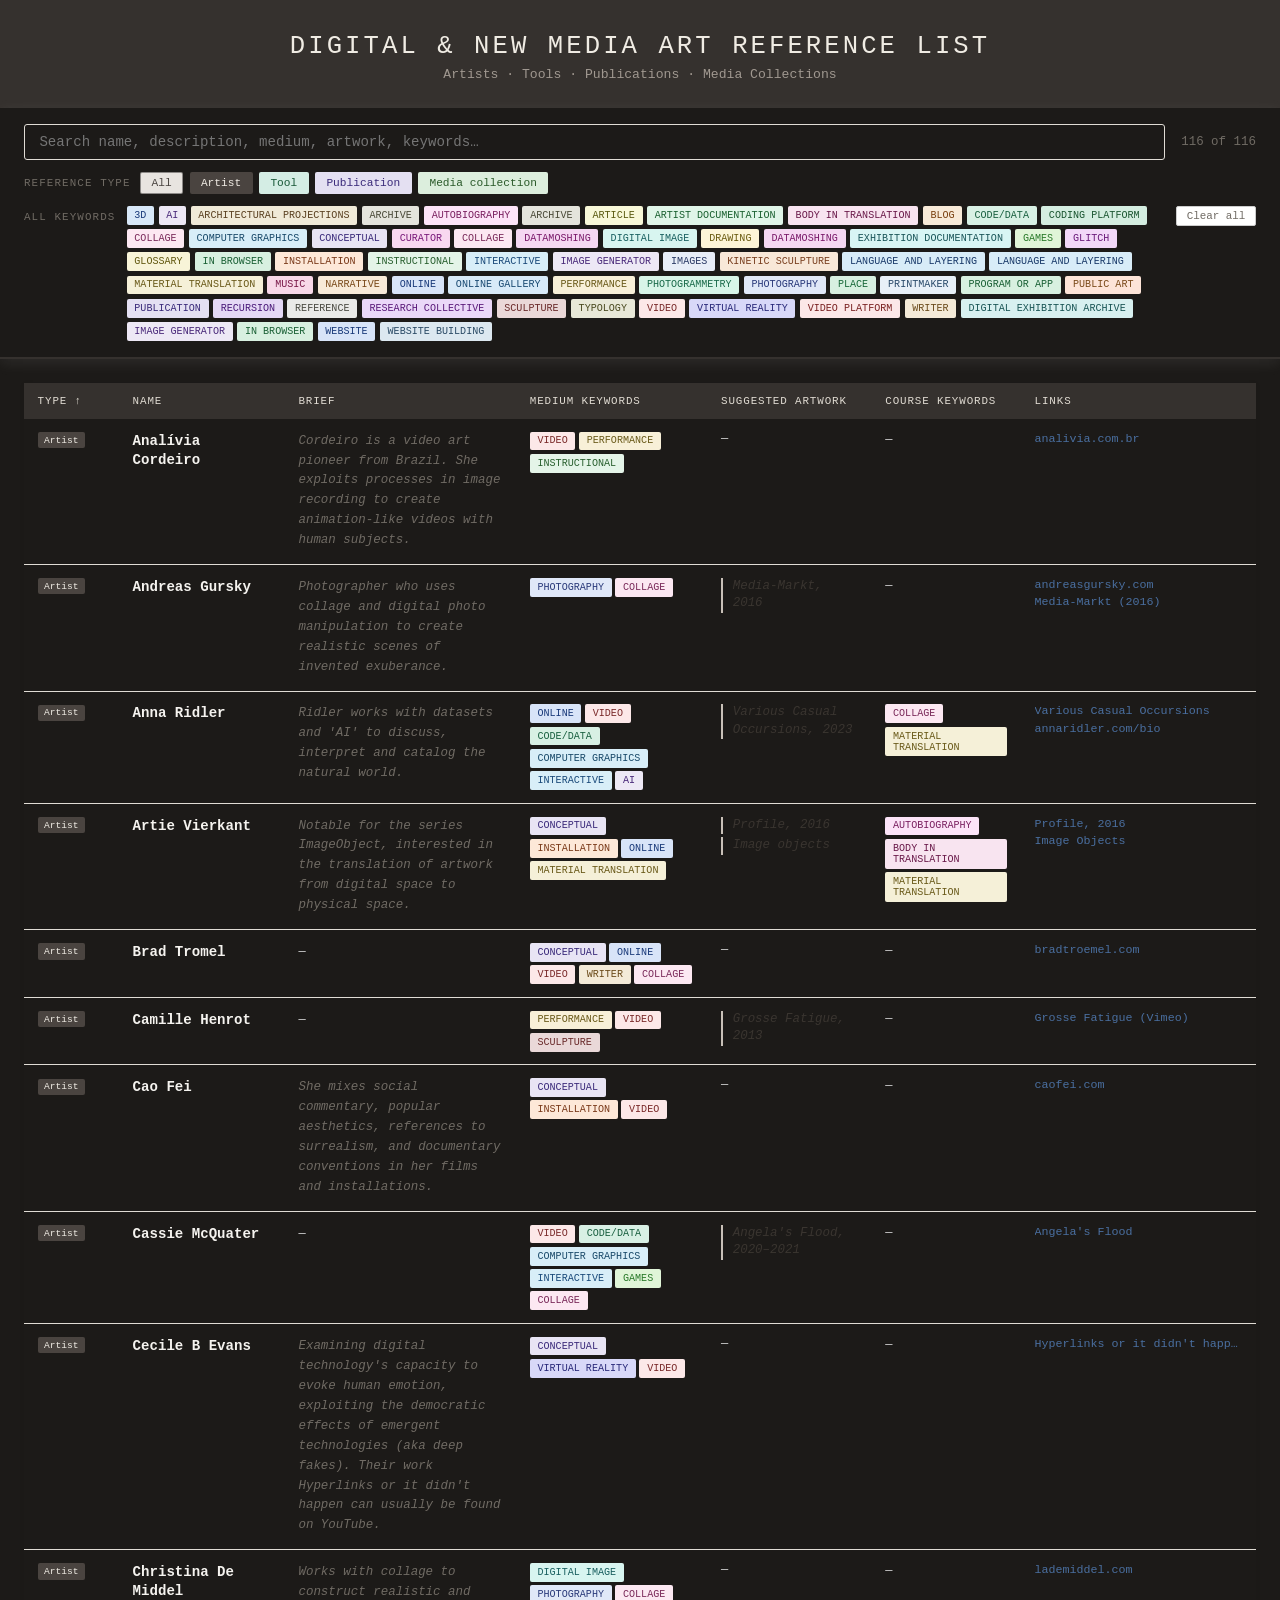
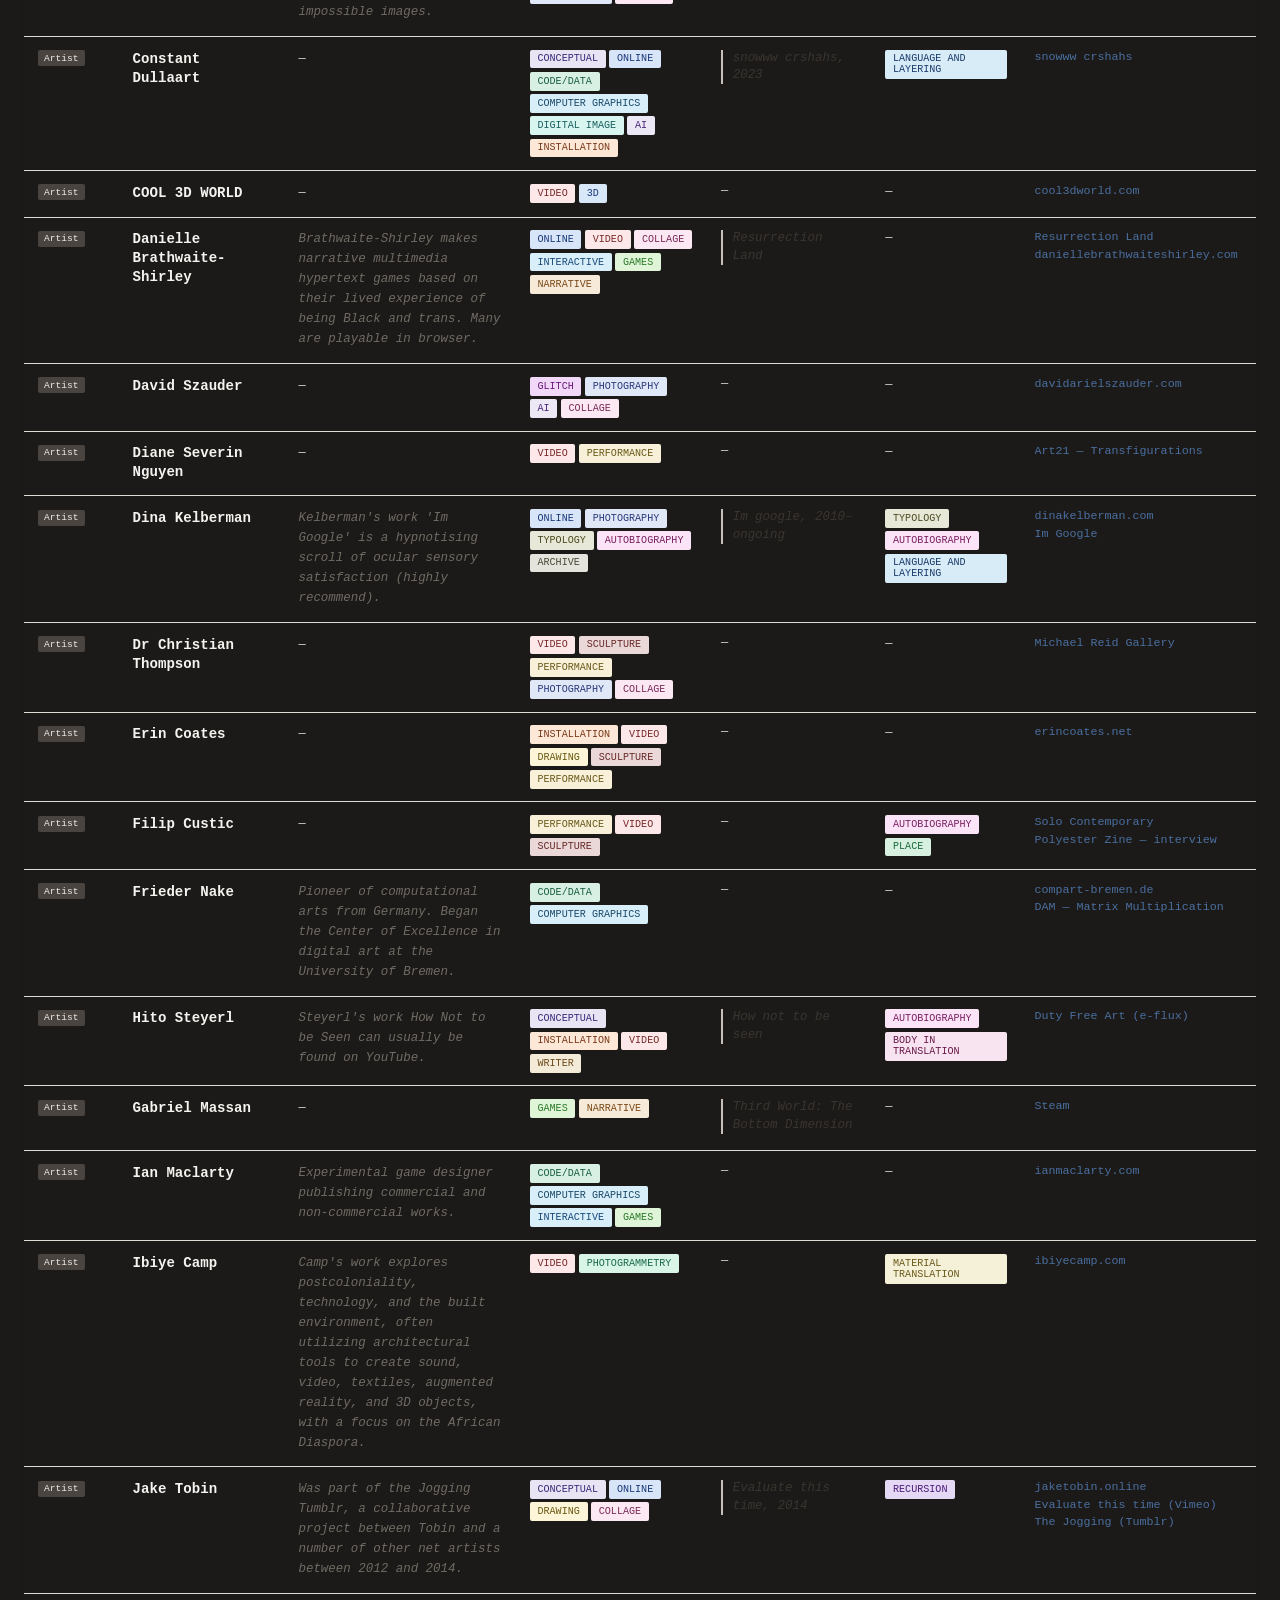
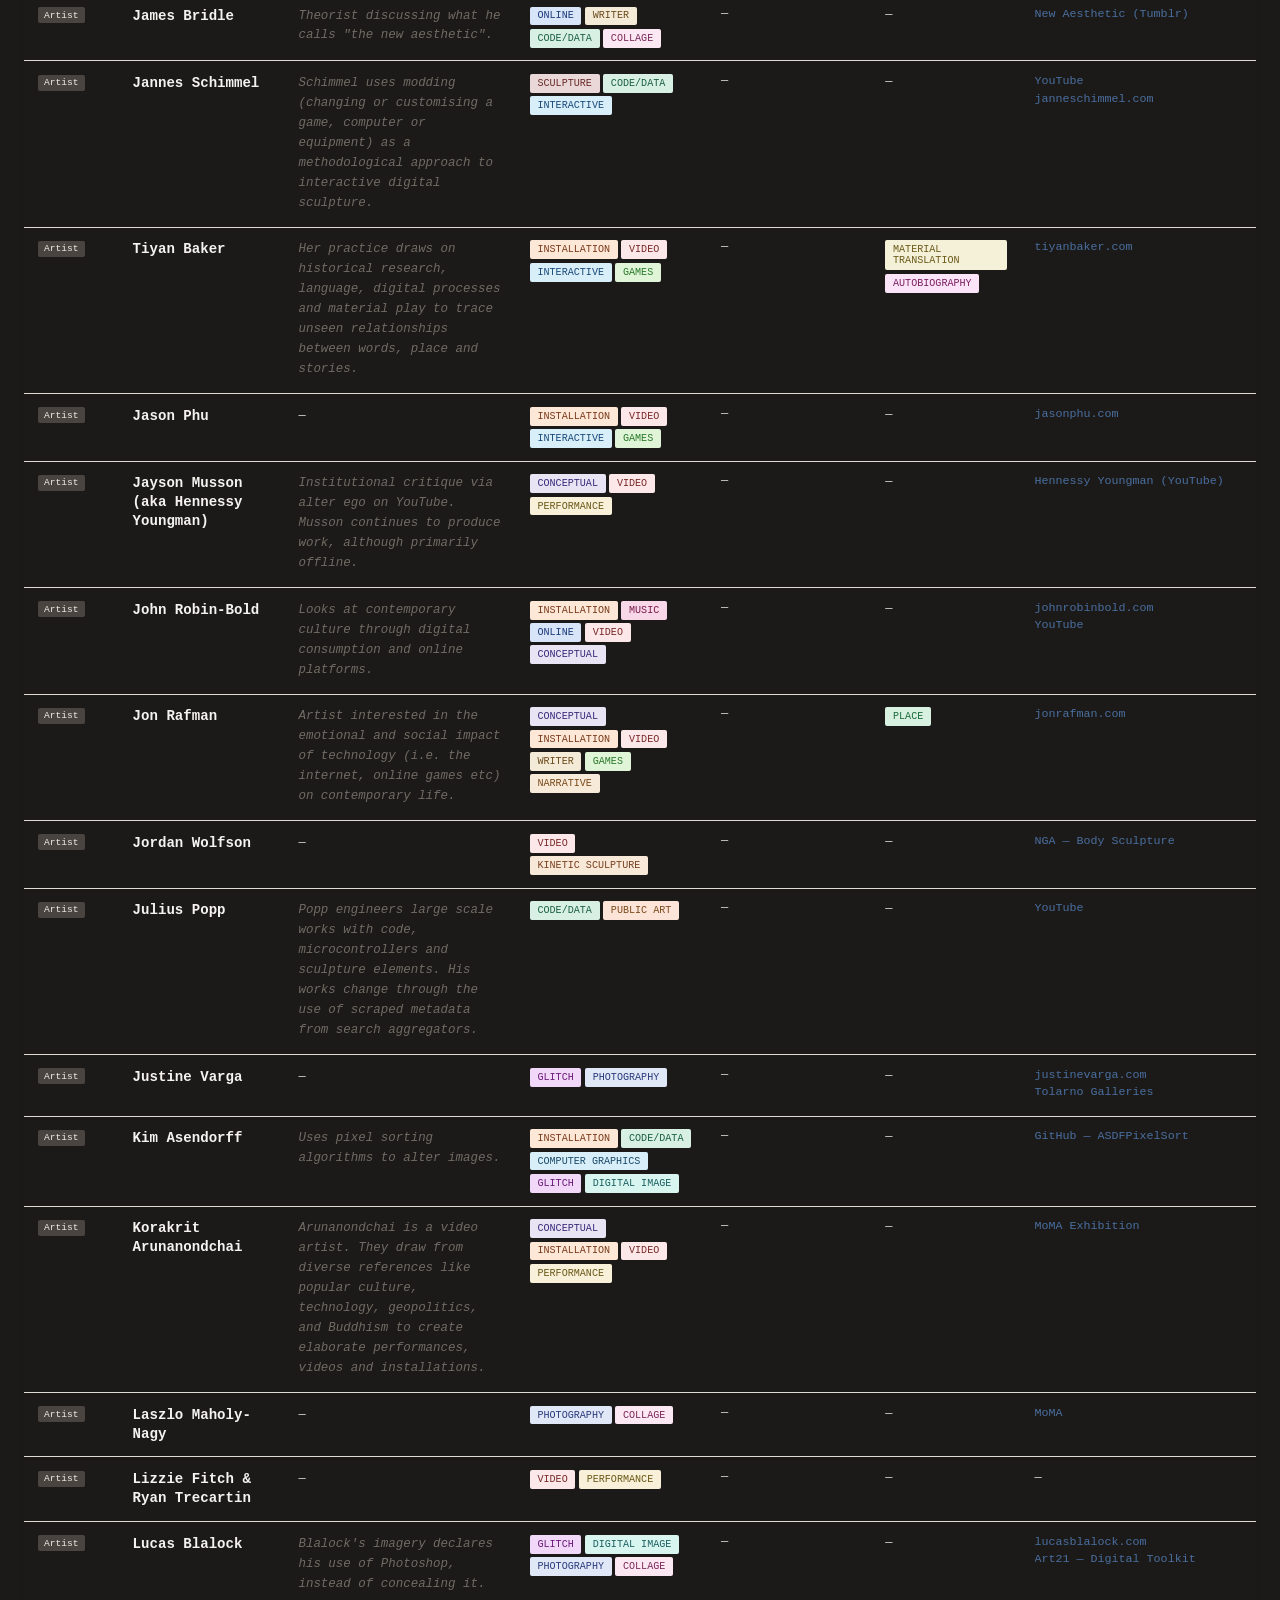
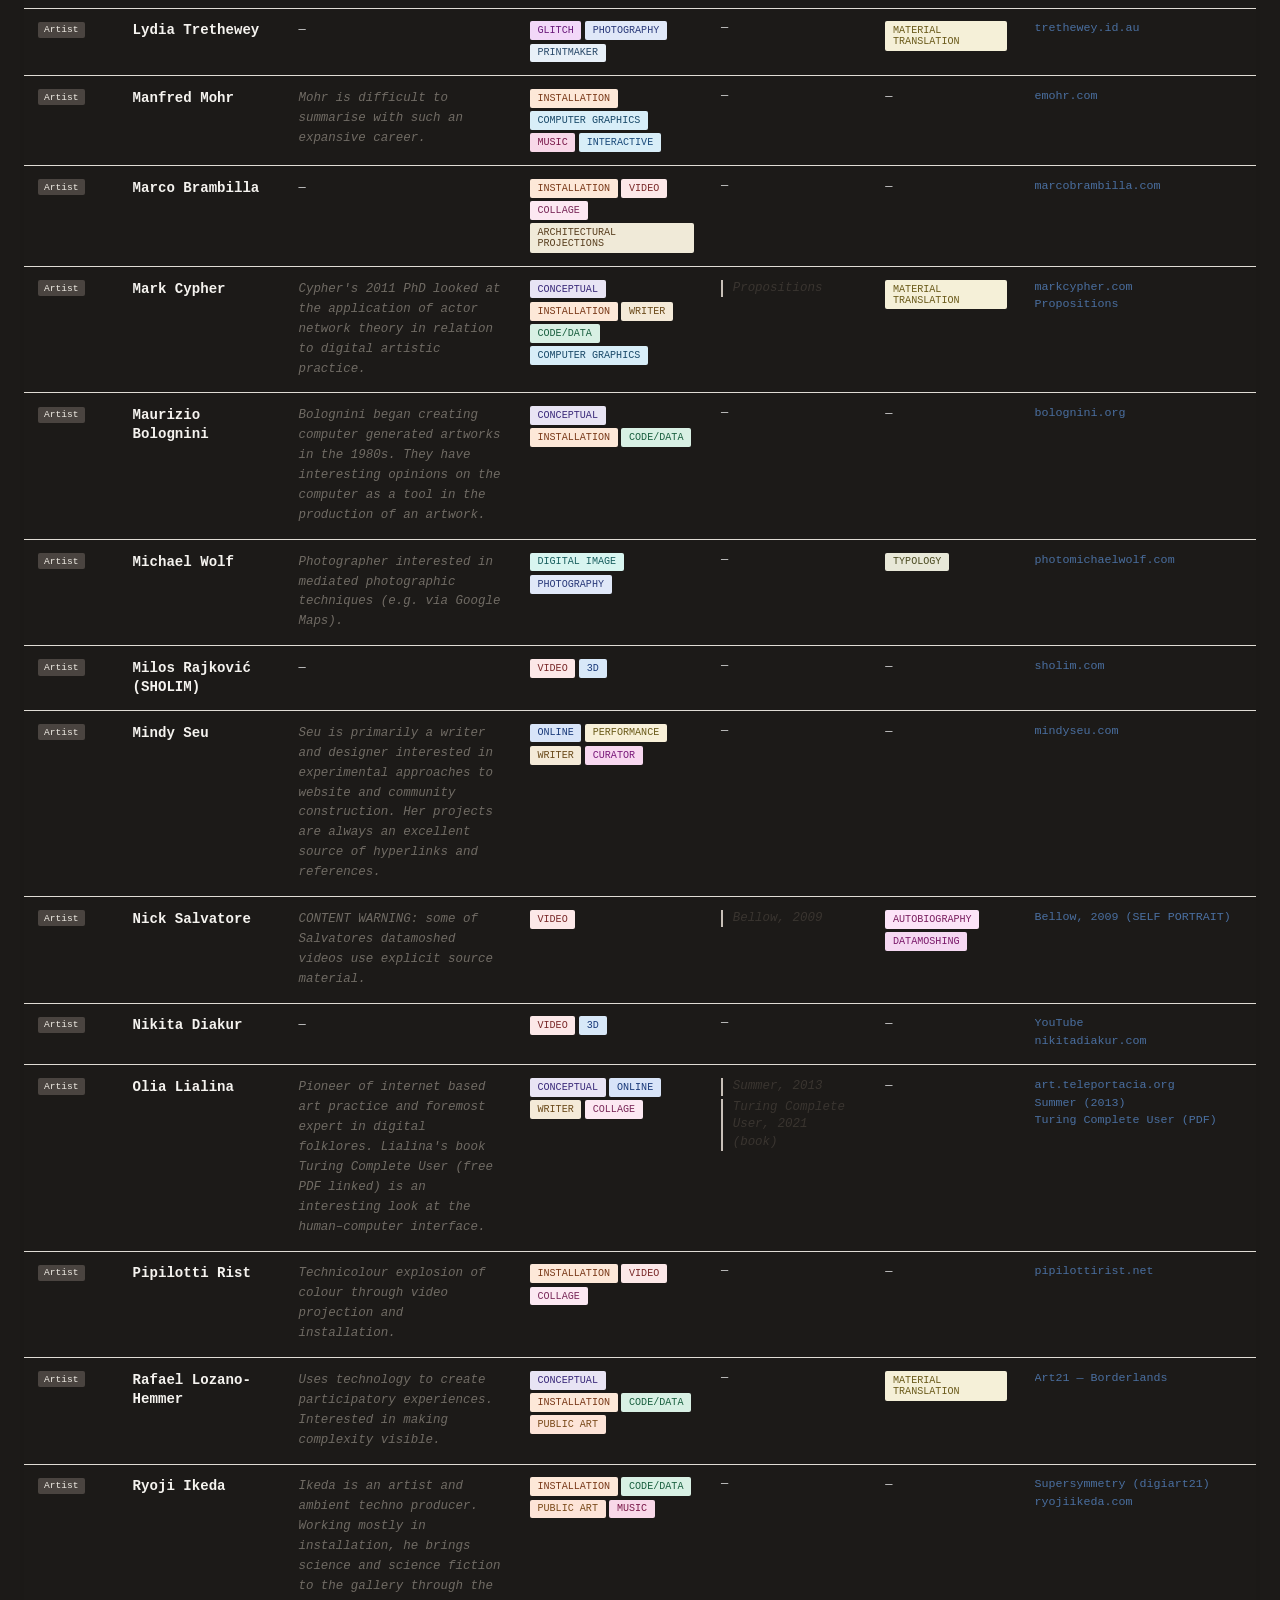
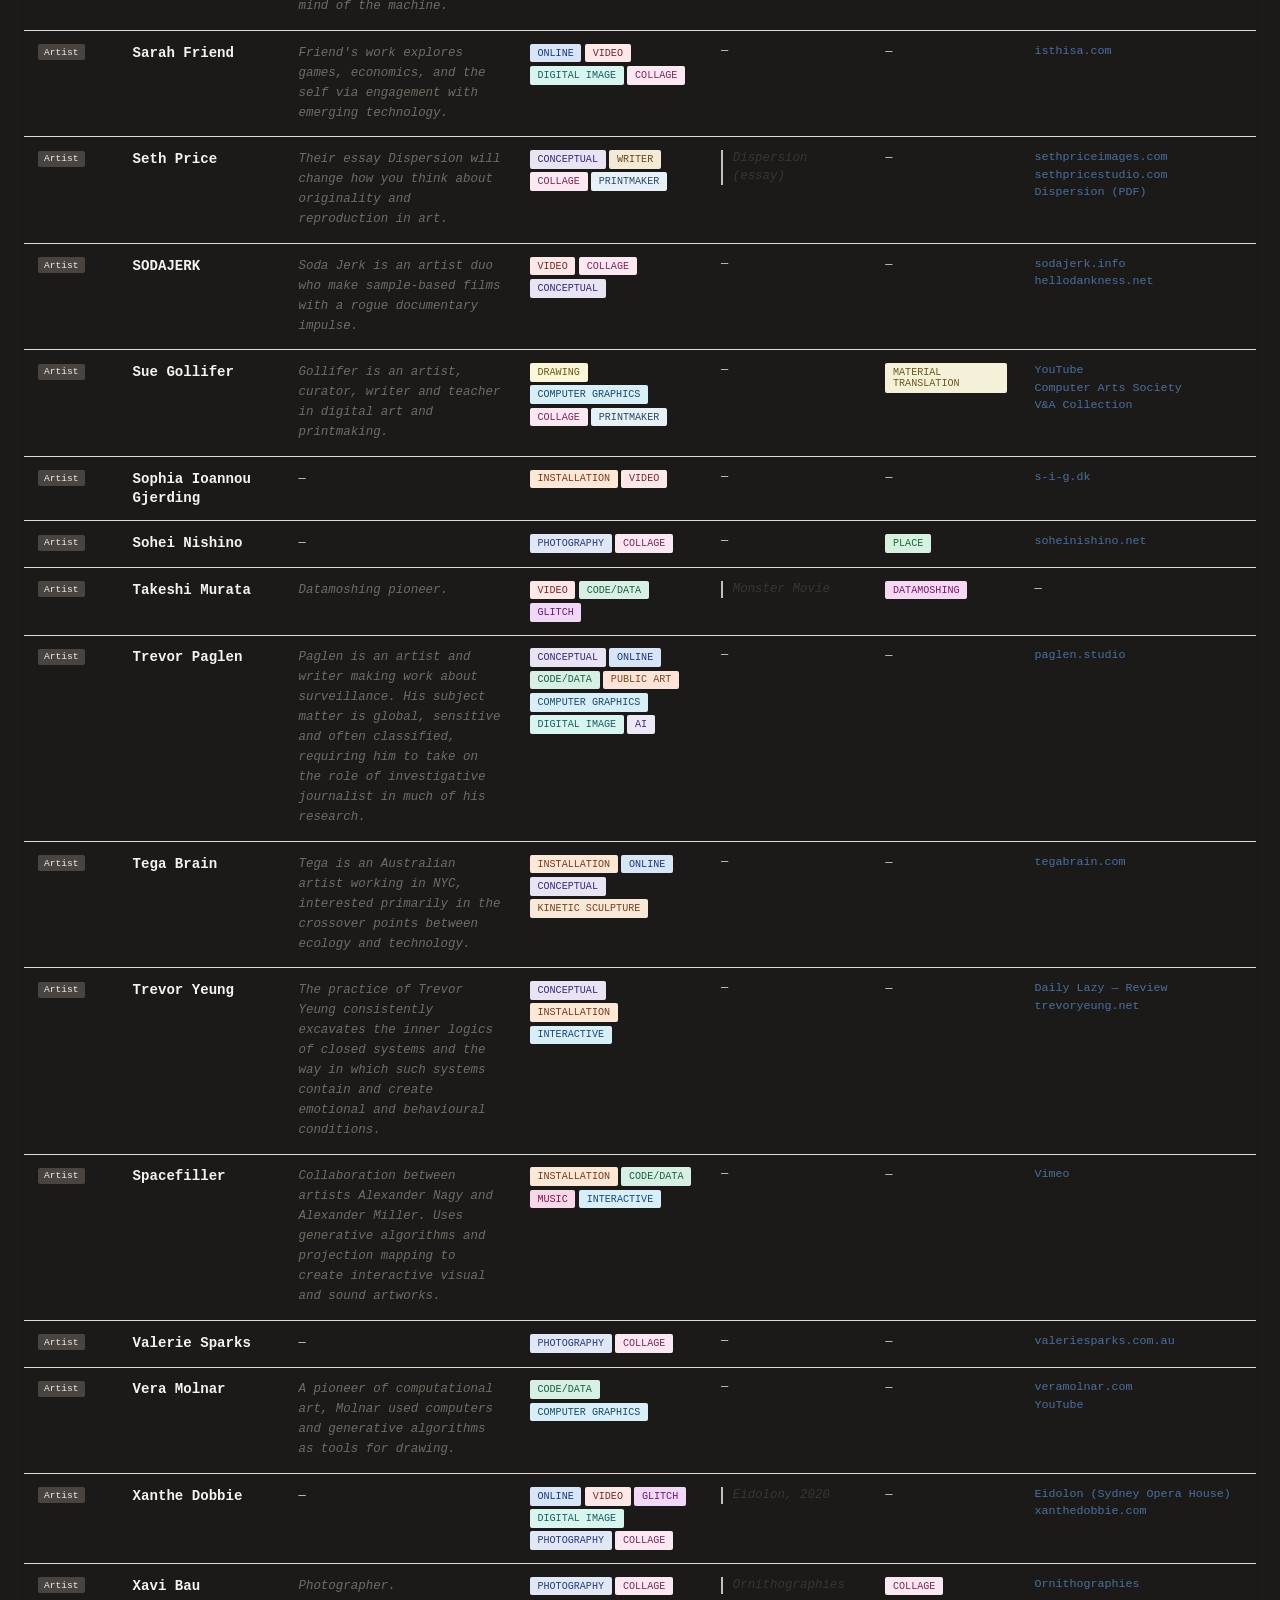
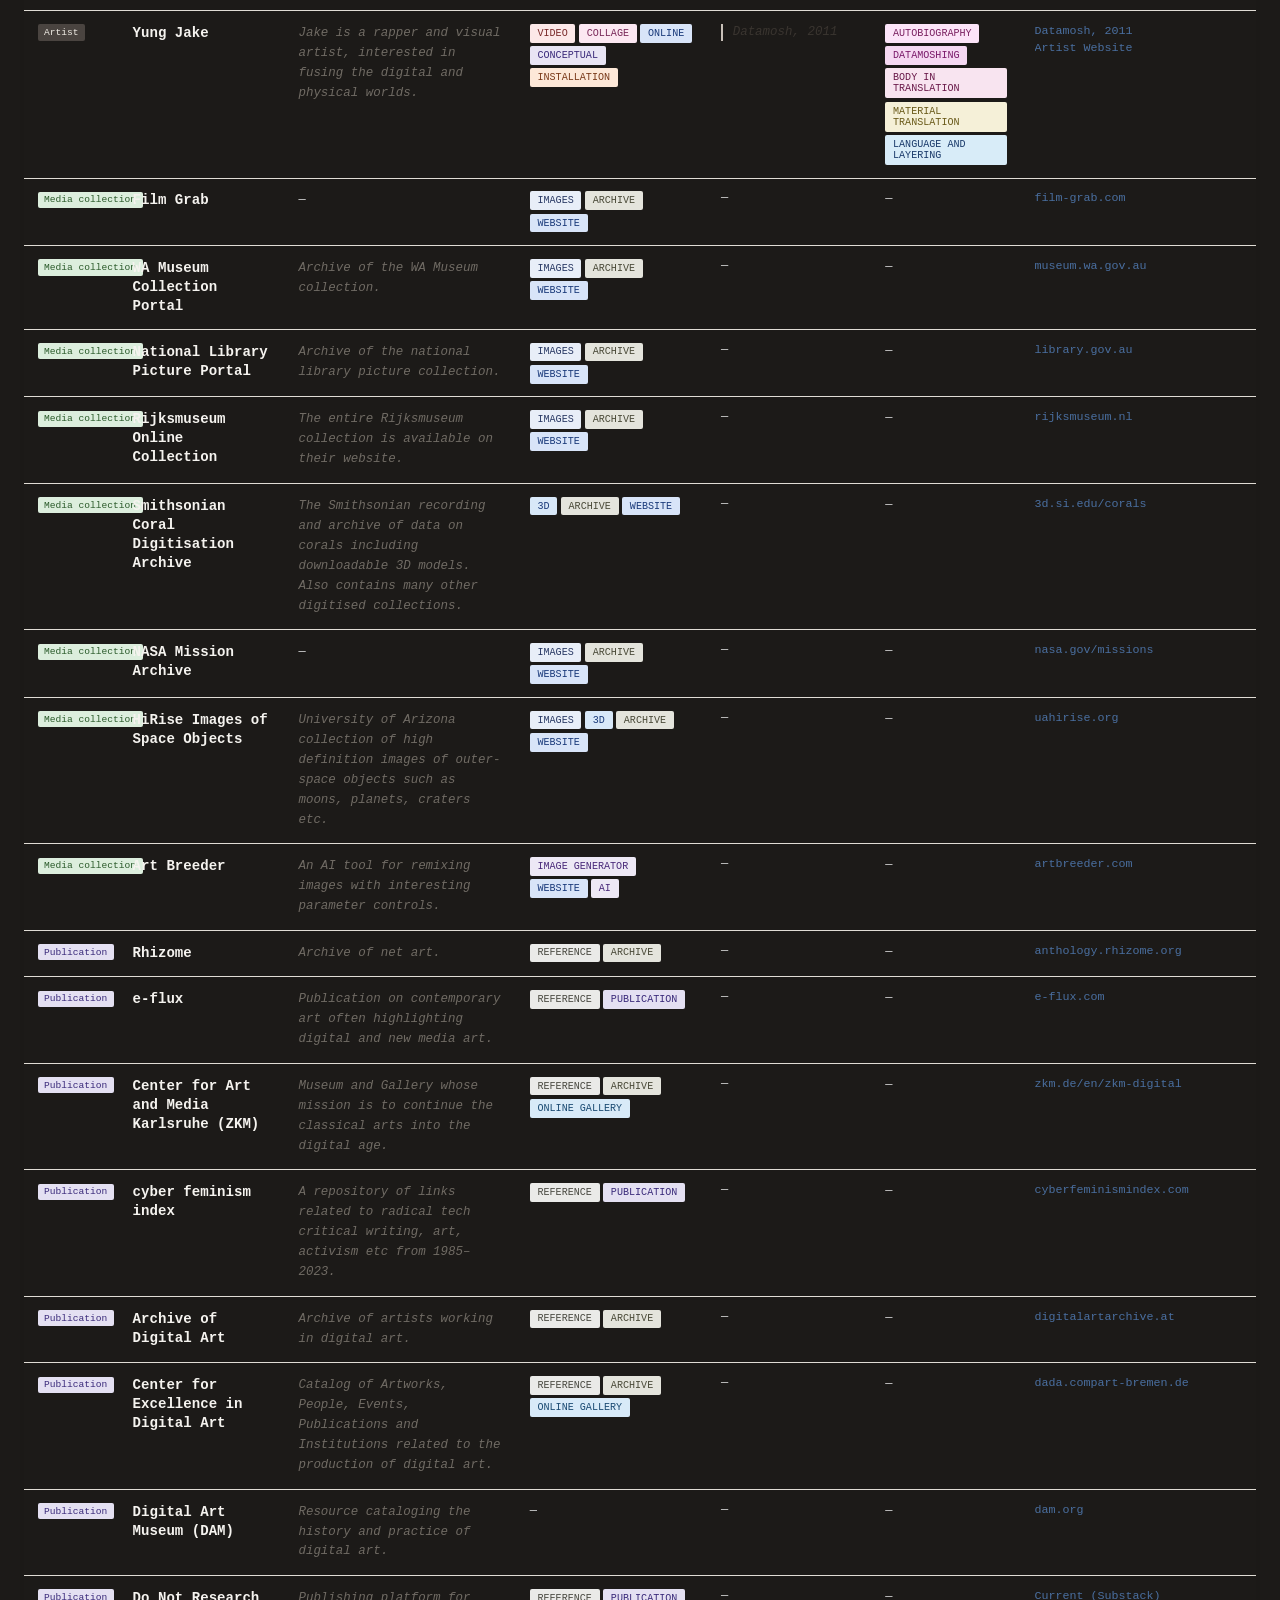
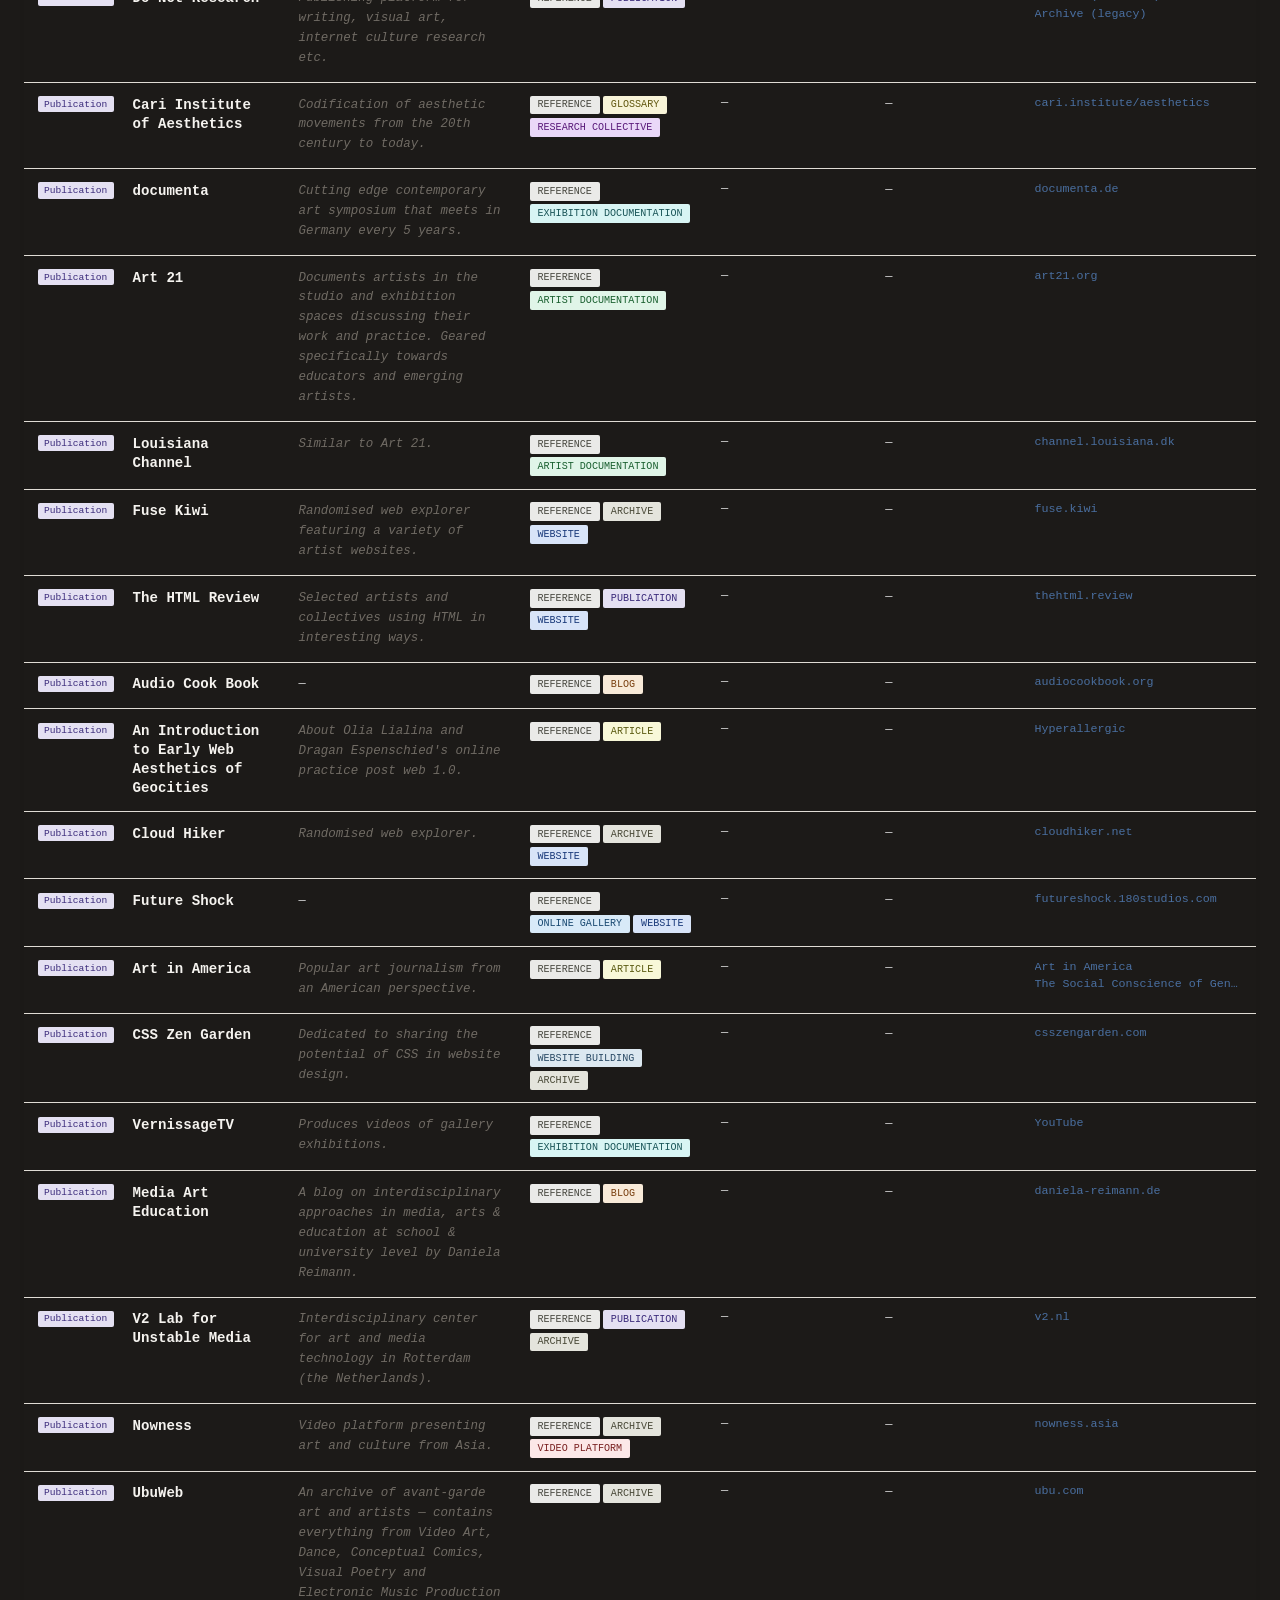
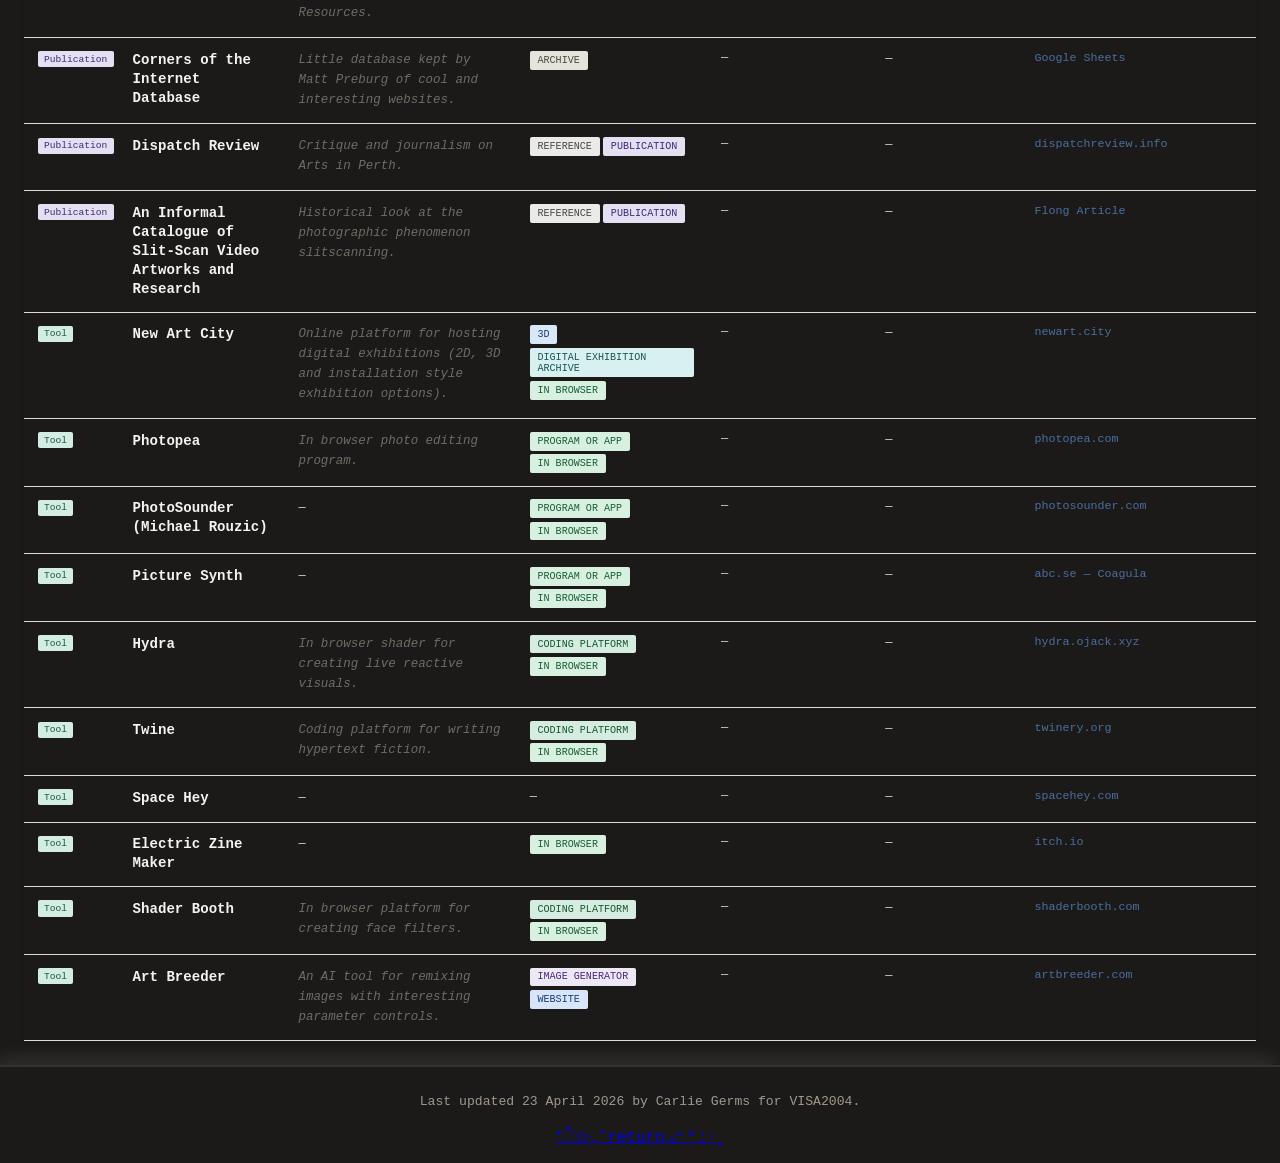
<file: artist-research-list.html>
<!DOCTYPE html>
<html lang="en">
<head>
  <meta charset="UTF-8">
  <meta name="viewport" content="width=device-width, initial-scale=1.0">
  <title>Digital & New Media Art Reference List</title>
  <style>
    :root { /*Light Mode
      --bg: #f5f3ef;
      --surface: #ffffff;
      --border: #e0dcd5;
      --text: #1c1a18;
      --muted: #706b64;
      --hdr: #1c1a18;
      */
      /*Dark Mode*/
      --bg: #1c1a18;
      --surface: #1c1a18;
      --border: #e0dcd5;
      --text: #f5f3ef;
      --muted: #706b64;
      --hdr: #35312e;

    }
    * { box-sizing: border-box; margin: 0; padding: 0; }
    .hidden { display: none; }
    body { font-family: 'Lucida Console', "Courier New", monospace; background: var(--bg); color: var(--text); min-height: 100vh; }

    header { background: var(--hdr); color: #f0ece4; padding: 2rem 2rem 1.6rem; text-align: center; }
    header h1 { font-size: 1.6rem; font-weight: normal; letter-spacing: 0.12em; text-transform: uppercase; }
    header p { margin-top: 0.4rem; color: #a09890; font-size: 0.82rem; }
    footer p { margin-top: 0.68rem; color: #a09890; font-size: 0.82rem; }

    .controls {
      background: #1c1a18;/*var(--surface);*/
      border-bottom: 2px solid var(--hdr);
      padding: 1rem 1.5rem;
      position: sticky; top: 0; z-index: 100;
      box-shadow: 0 4px 14px rgba(227, 227, 227, 0.09);
    }
    footer {
      background: var(--surface);
      border-top: 2px solid var(--hdr);
      padding: 1rem 1.5rem;
      position: sticky; top: 0; z-index: 100;
      box-shadow: -4px -10px 14px rgba(227, 227, 227, 0.09);
      text-align: center;
    }
    .search-row { display: flex; gap: 1rem; align-items: center; margin-bottom: 0.75rem; }
    #search {
      flex: 1; padding: 0.55rem 0.9rem;
      border: 1px solid var(--border); border-radius: 3px;
      font-size: 0.88rem; font-family: inherit; background: var(--bg); outline: none;
    }
    #search:focus { border-color: #888; }
    .count { font-size: 0.78rem; color: var(--muted); font-family: 'Courier New', monospace; white-space: nowrap; }

    .type-row { display: flex; flex-wrap: wrap; gap: 0.4rem; margin-bottom: 0.75rem; align-items: center; }
    .type-label { font-size: 0.68rem; color: var(--muted); text-transform: uppercase; letter-spacing: 0.1em; margin-right: 0.2rem; }
    .tbtn {
      font-size: 0.7rem; padding: 0.26rem 0.65rem;
      border-radius: 2px; cursor: pointer;
      font-family: 'Courier New', monospace;
      border: 1.5px solid transparent;
      user-select: none; transition: opacity 0.15s;
    }
    .tbtn:hover { opacity: 0.8; }
    .tbtn.ta { border-color: rgba(0,0,0,0.4) !important; }
    .tbtn[data-t="All"]              { background: #e8e4e0; color: #4a4440; }
    .tbtn[data-t="Artist"]           { background: #4a4440; color: #f0ece4; }
    .tbtn[data-t="Tool"]             { background: #d4ede4; color: #1a5a3a; }
    .tbtn[data-t="Publication"]      { background: #e4e0f2; color: #3a2a7a; }
    .tbtn[data-t="Media collection"] { background: #dceedd; color: #2a5a2a; }

    .filter-row { display: flex; align-items: flex-start; gap: 0.7rem; }
    .fl { font-size: 0.68rem; color: var(--muted); text-transform: uppercase; letter-spacing: 0.1em; padding-top: 0.3rem; white-space: nowrap; }
    .tag-filters { display: flex; flex-wrap: wrap; gap: 0.28rem; flex: 1; }
    .tag {
      display: inline-block; font-size: 0.63rem; padding: 0.18rem 0.42rem;
      border-radius: 2px; cursor: pointer;
      font-family: 'Courier New', monospace;
      border: 1.5px solid transparent; user-select: none; transition: opacity 0.15s;
      text-transform: uppercase;
    }
    .tag:hover { opacity: 0.75; }
    .tag.active { border-color: rgba(0,0,0,0.4); }
    .clear-btn {
      font-size: 0.68rem; padding: 0.2rem 0.6rem;
      border: 1px solid #ccc; border-radius: 2px;
      background: white; cursor: pointer; color: var(--muted);
      font-family: 'Courier New', monospace; white-space: nowrap; align-self: flex-start;
    }
    .clear-btn:hover { background: var(--bg); }

    .table-wrap { overflow-x: auto; padding: 1.5rem; }
    table { width: 100%; border-collapse: collapse; font-size: 0.84rem; background: var(--surface); box-shadow: 0 1px 5px rgba(0,0,0,0.07); min-width: 1160px; }
    thead th {
      text-align: left; padding: 0.75rem 0.85rem;
      background: var(--hdr); color: #e0dbd2;
      font-weight: normal; font-size: 0.68rem;
      text-transform: uppercase; letter-spacing: 0.08em;
      cursor: pointer; user-select: none; white-space: nowrap;
    }
    thead th:hover { background: #2d2a27; }
    thead th.sort-asc::after { content: ' ↑'; }
    thead th.sort-desc::after { content: ' ↓'; }
    thead th.nosort { cursor: default; }
    thead th.nosort:hover { background: var(--hdr); }

    tbody tr:hover td { background: #392912; }
    td { padding: 0.8rem 0.85rem; border-bottom: 1px solid var(--border); vertical-align: top; }

    /* Type badge */
    .tbadge {
      display: inline-block; font-size: 0.6rem;
      padding: 0.16rem 0.4rem; border-radius: 2px;
      font-family: 'Courier New', monospace; white-space: nowrap;
    }
    .tbadge[data-t="Artist"]           { background: #4a4440; color: #f0ece4; }
    .tbadge[data-t="Tool"]             { background: #d4ede4; color: #1a5a3a; }
    .tbadge[data-t="Publication"]      { background: #e4e0f2; color: #3a2a7a; }
    .tbadge[data-t="Media collection"] { background: #dceedd; color: #2a5a2a; }

    .td-type  { min-width: 88px;  max-width: 95px; }
    .td-name  { min-width: 148px; max-width: 175px; font-weight: bold; line-height: 1.35; font-size: 0.88rem; }
    .td-brief { min-width: 195px; max-width: 250px; font-size: 0.78rem; color: var(--muted); font-style: italic; line-height: 1.6; }
    .td-media { min-width: 155px; max-width: 210px; }
    .tags-cell { display: flex; flex-wrap: wrap; gap: 0.22rem; }
    .td-artwork  { min-width: 135px; max-width: 170px; font-size: 0.78rem; }
    .artwork-item { font-style: italic; color: #3a3530; line-height: 1.4; margin-bottom: 0.2rem; padding-left: 0.6rem; border-left: 2px solid #c8c0b8; }
    .td-kw { min-width: 118px; max-width: 155px; }
    .kw { display: inline-block; background: #e6f0e0; color: #3a5a28; font-size: 0.62rem; padding: 0.16rem 0.38rem; border-radius: 2px; font-family: 'Courier New', monospace; margin: 0.1rem 0.08rem 0 0; }
    .td-links { min-width: 178px; max-width: 235px; }
    .links-cell a { display: block; color: #4a6fa0; text-decoration: none; font-size: 0.73rem; margin-bottom: 0.22rem; font-family: 'Courier New', monospace; overflow: hidden; text-overflow: ellipsis; white-space: nowrap; max-width: 215px; }
    .links-cell a:hover { text-decoration: underline; color: #2d4f80; }
    .none { color: #ccc; font-size: 0.75rem; }

    .no-results { text-align: center; padding: 4rem 2rem; color: var(--muted); font-style: italic; }
  </style>
</head>
<body>

<header>
  <h1>Digital & New Media Art Reference List</h1>
  <p>Artists · Tools · Publications · Media Collections</p>
</header>

<div class="controls">
  <div class="search-row">
    <input id="search" type="text" placeholder="Search name, description, medium, artwork, keywords…" autocomplete="off">
    <span class="count" id="count"></span>
  </div>
  <div class="type-row">
    <span class="type-label">Reference Type</span>
    <span class="tbtn ta" data-t="All" onclick="setType('All')">All</span>
    <span class="tbtn" data-t="Artist" onclick="setType('Artist')">Artist</span>
    <span class="tbtn" data-t="Tool" onclick="setType('Tool')">Tool</span>
    <span class="tbtn" data-t="Publication" onclick="setType('Publication')">Publication</span>
    <span class="tbtn" data-t="Media collection" onclick="setType('Media collection')">Media collection</span>
  </div>
  <div class="filter-row">
    <span class="fl">All Keywords</span>
    <div class="tag-filters" id="tag-filters"></div>
    <button class="clear-btn" id="clear-btn">Clear all</button>
  </div>
</div>

<div class="table-wrap">
  <table>
    <thead>
      <tr>
        <th data-col="type">Type</th>
        <th data-col="name">Name</th>
        <th class="nosort">Brief</th>
        <th data-col="media">Medium Keywords</th>
        <th class="nosort">Suggested Artwork</th>
        <th class="nosort">Course Keywords</th>
        <th class="nosort">Links</th>
      </tr>
    </thead>
    <tbody id="tbody"></tbody>
  </table>
  <div class="no-results hidden" id="no-results">No entries match your search or filters.</div>
</div>


<script>
const TC = {
  /* ---- artistic mediums ---- */ /* ---- course keywords ---- *//* ---- tool / resource categories ---- *//* ---- publication / archive categories ---- */
  'AI':                        {bg:'#ede8f5',c:'#4a2a7a'},
  'ARCHIVE':                 {bg:'#e4e4dc',c:'#4a4a38'},
  'ARTIST DOCUMENTATION':    {bg:'#e0f5e8',c:'#1a6030'},
  'ARTICLE':                 {bg:'#f8f8d8',c:'#5a5a10'},
  'ARCHITECTURAL PROJECTIONS': {bg:'#f0ead8',c:'#5a4020'},
  'AUTOBIOGRAPHY':             {bg:'#fce4f8',c:'#7a2060'},
  'BLOG':                    {bg:'#f8ead8',c:'#7a4010'},
  'BODY IN TRANSLATION':                 {bg:'#f8e4f0',c:'#6a1a4a'},
  'CODING PLATFORM':              {bg:'#d4ede0',c:'#1a5530'},
  'CODE/DATA':                 {bg:'#d8f0e4',c:'#1a6040'},
  'COLLAGE':                   {bg:'#fce8f2',c:'#7a2a5a'},
  'COMPUTER GRAPHICS':         {bg:'#d8eef8',c:'#1a4a6a'},
  'CONCEPTUAL':                {bg:'#e8e4f4',c:'#3a2a7a'},
  'CURATOR':                   {bg:'#f8d8f0',c:'#7a1a7a'},
  'DATAMOSHING':                         {bg:'#f5d8f2',c:'#7a1a6a'},
  'DIGITAL EXHIBITION ARCHIVE':   {bg:'#d8f0f0',c:'#1a5555'},
  'DIGITAL IMAGE':             {bg:'#d8f5f0',c:'#1a6060'},
  'DRAWING':                   {bg:'#fdf5d8',c:'#6a5a10'},
  'EXHIBITION DOCUMENTATION':{bg:'#d8f5f4',c:'#1a5558'},
  'GAMES':                     {bg:'#e0f5d8',c:'#2a7a2a'},
  'GLITCH':                    {bg:'#f2d8f8',c:'#6a1a7a'},
  'GLOSSARY':                {bg:'#f8f4d8',c:'#625810'},
  'IN BROWSER':                   {bg:'#d8f0e0',c:'#1a6035'},
  'IMAGE GENERATOR':              {bg:'#ede8f5',c:'#4a2a7a'},
  'IMAGES':                  {bg:'#e8eef8',c:'#2a3a65'},
  'INSTALLATION':              {bg:'#fde8d8',c:'#7a3a1a'},
  'INTERACTIVE':               {bg:'#d8eef8',c:'#1a4a7a'},
  'INSTRUCTIONAL':             {bg:'#e4f4e8',c:'#2a6030'},
  'KINETIC SCULPTURE':         {bg:'#f8e8d8',c:'#7a4020'},
  'LANGUAGE AND LAYERING':               {bg:'#d8ecf8',c:'#1a3a6a'},
  'MATERIAL TRANSLATION':      {bg:'#f5f0d8',c:'#6a5a1a'},
  'MUSIC':                     {bg:'#f8d8e8',c:'#7a1a4a'},
  'NARRATIVE':                 {bg:'#f8ead8',c:'#7a4a1a'},
  'ONLINE':                    {bg:'#d8e4f8',c:'#1a3a7a'},
  'ONLINE GALLERY':          {bg:'#d8eaf8',c:'#1a4a72'},
  'PROGRAM OR APP':               {bg:'#d8f0e0',c:'#1a6035'},
  'PLACE':                               {bg:'#d8f0e0',c:'#1a6a3a'},
  'PUBLICATION':             {bg:'#e4e0f2',c:'#3a2a7a'},
  'PERFORMANCE':               {bg:'#f8f0d8',c:'#6a5a1a'},
  'PHOTOGRAPHY':               {bg:'#e0e8f8',c:'#2a3a7a'},
  'PHOTOGRAMMETRY':            {bg:'#d8f5e8',c:'#1a6a4a'},
  'PRINTMAKER':                {bg:'#e8f0f8',c:'#2a4a6a'},
  'PUBLIC ART':                {bg:'#fde4d8',c:'#7a4a1a'},
  'RECURSION':                           {bg:'#e4d8f5',c:'#4a1a7a'},
  'REFERENCE':               {bg:'#eaeae8',c:'#4a4a42'},
  'RESEARCH COLLECTIVE':     {bg:'#ead8f8',c:'#5a1a7a'},
  'SCULPTURE':                 {bg:'#ead8d8',c:'#6a2a2a'},
  'STAND ALONE GAME':        {bg:'#e0f5d8',c:'#2a7a2a'},
  'TYPOLOGY':                            {bg:'#e8e8d8',c:'#4a4a20'},
  //'TYPOGRAPHY':                {bg:'#e8e4dc',c:'#4a4030'},
  'VIDEO PLATFORM':          {bg:'#fce8e8',c:'#7a2222'},
  'VIDEO':                     {bg:'#fce8e8',c:'#7a2a2a'},
  'VIRTUAL REALITY':           {bg:'#d8d8f8',c:'#2a2a7a'},
  'WEBSITE':                      {bg:'#d8e4f8',c:'#1a3a7a'},
  'WEBSITE BUILDING':        {bg:'#dce8f0',c:'#2a4a65'},
  'WRITER':                    {bg:'#f4ead8',c:'#6a4a1a'},
  '3D':                        {bg:'#d8e8f8',c:'#1a3a7a'},
  
};
/* case-insensitive lookup — normalise to uppercase before checking TC */
function ts(t){const c=TC[t.toUpperCase()]||{bg:'#e8e4e0',c:'#4a4440'};return`background:${c.bg};color:${c.c};`;}

const DATA = [
  /* ===== ARTISTS ===== */
  {type:"Artist",name:"Analívia Cordeiro",brief:"Cordeiro is a video art pioneer from Brazil. She exploits processes in image recording to create animation-like videos with human subjects.",media:["VIDEO","PERFORMANCE","INSTRUCTIONAL"],artworks:[],keywords:[],links:[{u:"https://www.analivia.com.br",l:"analivia.com.br"}]},
  {type:"Artist",name:"Andreas Gursky",brief:"Photographer who uses collage and digital photo manipulation to create realistic scenes of invented exuberance.",media:["PHOTOGRAPHY","COLLAGE"],artworks:["Media-Markt, 2016"],keywords:[],links:[{u:"https://www.andreasgursky.com/en",l:"andreasgursky.com"},{u:"https://www.andreasgursky.com/en/works/2016/media-markt",l:"Media-Markt (2016)"}]},
  {type:"Artist",name:"Anna Ridler",brief:"Ridler works with datasets and 'AI' to discuss, interpret and catalog the natural world.",media:["ONLINE","VIDEO","CODE/DATA","COMPUTER GRAPHICS","INTERACTIVE","AI"],artworks:["Various Casual Occursions, 2023"],keywords:["COLLAGE", "MATERIAL TRANSLATION"],links:[{u:"https://annaridler.com/works/various-casual?filter=year&group=2023",l:"Various Casual Occursions"},{u:"https://annaridler.com/bio",l:"annaridler.com/bio"}]},
  {type:"Artist",name:"Artie Vierkant",brief:"Notable for the series ImageObject, interested in the translation of artwork from digital space to physical space.",media:["CONCEPTUAL","INSTALLATION","ONLINE","MATERIAL TRANSLATION"],artworks:["Profile, 2016","Image objects"],keywords:["AUTOBIOGRAPHY", "BODY IN TRANSLATION","MATERIAL TRANSLATION"],links:[{u:"http://artievierkant.com/2016_ng_profile.php",l:"Profile, 2016"},{u:"http://artievierkant.com/imageobjects.php",l:"Image Objects"}]},
  {type:"Artist",name:"Brad Tromel",brief:"",media:["CONCEPTUAL","ONLINE","VIDEO","WRITER","COLLAGE"],artworks:[],keywords:[],links:[{u:"https://bradtroemel.com",l:"bradtroemel.com"}]},
  {type:"Artist",name:"Camille Henrot",brief:"",media:["PERFORMANCE","VIDEO","SCULPTURE"],artworks:["Grosse Fatigue, 2013"],keywords:[],links:[{u:"https://vimeo.com/86174818?fl=pl&fe=vl",l:"Grosse Fatigue (Vimeo)"}]},
  {type:"Artist",name:"Cao Fei",brief:"She mixes social commentary, popular aesthetics, references to surrealism, and documentary conventions in her films and installations.",media:["CONCEPTUAL","INSTALLATION","VIDEO"],artworks:[],keywords:[],links:[{u:"http://www.caofei.com/about.aspx",l:"caofei.com"}]},
  {type:"Artist",name:"Cassie McQuater",brief:"",media:["VIDEO","CODE/DATA","COMPUTER GRAPHICS","INTERACTIVE","GAMES","COLLAGE"],artworks:["Angela's Flood, 2020–2021"],keywords:[],links:[{u:"http://www.cassiemcquater.com/angelasFlood.html",l:"Angela's Flood"}]},
  {type:"Artist",name:"Cecile B Evans",brief:"Examining digital technology's capacity to evoke human emotion, exploiting the democratic effects of emergent technologies (aka deep fakes). Their work Hyperlinks or it didn't happen can usually be found on YouTube.",media:["CONCEPTUAL","VIRTUAL REALITY","VIDEO"],artworks:[],keywords:[],links:[{u:"https://www.vdrome.org/cecile-b-evans-hyperlinks-or-it-didnt-happen",l:"Hyperlinks or it didn't happen"}]},
  {type:"Artist",name:"Christina De Middel",brief:"Works with collage to construct realistic and impossible images.",media:["DIGITAL IMAGE","PHOTOGRAPHY","COLLAGE"],artworks:[],keywords:[],links:[{u:"http://www.lademiddel.com/projects.html",l:"lademiddel.com"}]},
  {type:"Artist",name:"Constant Dullaart",brief:"",media:["CONCEPTUAL","ONLINE","CODE/DATA","COMPUTER GRAPHICS","DIGITAL IMAGE","AI","INSTALLATION"],artworks:["snowww crshahs, 2023"],keywords:["Language and Layering"],links:[{u:"https://constantdullaart.com/projects/snowww-crshahs",l:"snowww crshahs"}]},
  {type:"Artist",name:"COOL 3D WORLD",brief:"",media:["VIDEO","3D"],artworks:[],keywords:[],links:[{u:"https://cool3dworld.com",l:"cool3dworld.com"}]},
  {type:"Artist",name:"Danielle Brathwaite-Shirley",brief:"Brathwaite-Shirley makes narrative multimedia hypertext games based on their lived experience of being Black and trans. Many are playable in browser.",media:["ONLINE","VIDEO","COLLAGE","INTERACTIVE","GAMES","NARRATIVE"],artworks:["Resurrection Land"],keywords:[],links:[{u:"https://resurrectionland.com/",l:"Resurrection Land"},{u:"https://www.daniellebrathwaiteshirley.com/bio-1",l:"daniellebrathwaiteshirley.com"}]},
  {type:"Artist",name:"David Szauder",brief:"",media:["GLITCH","PHOTOGRAPHY","AI","COLLAGE"],artworks:[],keywords:[],links:[{u:"https://www.davidarielszauder.com/#/failed/",l:"davidarielszauder.com"}]},
  {type:"Artist",name:"Diane Severin Nguyen",brief:"",media:["VIDEO","PERFORMANCE"],artworks:[],keywords:[],links:[{u:"https://art21.org/watch/new-york-close-up/diane-severin-nguyens-transfigurations/",l:"Art21 — Transfigurations"}]},
  {type:"Artist",name:"Dina Kelberman",brief:"Kelberman's work 'Im Google' is a hypnotising scroll of ocular sensory satisfaction (highly recommend).",media:["ONLINE","PHOTOGRAPHY","TYPOLOGY","AUTOBIOGRAPHY", "ARCHIVE"],artworks:["Im google, 2010–ongoing"],keywords:["TYPOLOGY","AUTOBIOGRAPHY","Language and Layering"],links:[{u:"https://dinakelberman.com",l:"dinakelberman.com"},{u:"https://imgoogle.dinakelberman.com",l:"Im Google"}]},
  {type:"Artist",name:"Dr Christian Thompson",brief:"",media:["VIDEO","SCULPTURE","PERFORMANCE","PHOTOGRAPHY","COLLAGE"],artworks:[],keywords:[],links:[{u:"https://michaelreid.com.au/art-series/videos-various-series/",l:"Michael Reid Gallery"}]},
  {type:"Artist",name:"Erin Coates",brief:"",media:["INSTALLATION","VIDEO","DRAWING","SCULPTURE","PERFORMANCE"],artworks:[],keywords:[],links:[{u:"https://www.erincoates.net/",l:"erincoates.net"}]},
  {type:"Artist",name:"Filip Custic",brief:"",media:["PERFORMANCE","VIDEO","SCULPTURE"],artworks:[],keywords:["AUTOBIOGRAPHY","PLACE"],links:[{u:"https://solocontemporary.com/artists/filip-custic/",l:"Solo Contemporary"},{u:"https://www.polyesterzine.com/features/digital-bodies-capitalism-and-arca-an-interview-with-filip-custic",l:"Polyester Zine — interview"}]},
  {type:"Artist",name:"Frieder Nake",brief:"Pioneer of computational arts from Germany. Began the Center of Excellence in digital art at the University of Bremen.",media:["CODE/DATA","COMPUTER GRAPHICS"],artworks:[],keywords:[],links:[{u:"http://dada.compart-bremen.de/",l:"compart-bremen.de"},{u:"https://dam.org/museum/artists_ui/artists/nake-frieder/matrix-multiplication/",l:"DAM — Matrix Multiplication"}]},
  {type:"Artist",name:"Hito Steyerl",brief:"Steyerl's work How Not to be Seen can usually be found on YouTube.",media:["CONCEPTUAL","INSTALLATION","VIDEO","WRITER"],artworks:["How not to be seen"],keywords:["AUTOBIOGRAPHY", "BODY IN TRANSLATION"],links:[{u:"https://www.e-flux.com/journal/63/60894/duty-free-art/",l:"Duty Free Art (e-flux)"}]},
  {type:"Artist",name:"Gabriel Massan",brief:"",media:["GAMES","NARRATIVE"],artworks:["Third World: The Bottom Dimension"],keywords:[],links:[{u:"https://store.steampowered.com/app/2154250/Third_World_The_Bottom_Dimension/",l:"Steam"}]},
  {type:"Artist",name:"Ian Maclarty",brief:"Experimental game designer publishing commercial and non-commercial works.",media:["CODE/DATA","COMPUTER GRAPHICS","INTERACTIVE","GAMES"],artworks:[],keywords:[],links:[{u:"https://ianmaclarty.com",l:"ianmaclarty.com"}]},
  {type:"Artist",name:"Ibiye Camp",brief:"Camp's work explores postcoloniality, technology, and the built environment, often utilizing architectural tools to create sound, video, textiles, augmented reality, and 3D objects, with a focus on the African Diaspora.",media:["VIDEO","PHOTOGRAMMETRY"],artworks:[],keywords:["MATERIAL TRANSLATION"],links:[{u:"https://ibiyecamp.com/INFO-Current-Upcomming-Shows",l:"ibiyecamp.com"}]},
  {type:"Artist",name:"Jake Tobin",brief:"Was part of the Jogging Tumblr, a collaborative project between Tobin and a number of other net artists between 2012 and 2014.",media:["CONCEPTUAL","ONLINE","DRAWING","COLLAGE"],artworks:["Evaluate this time, 2014"],keywords:["Recursion"],links:[{u:"https://jaketobin.online/",l:"jaketobin.online"},{u:"https://vimeo.com/103805779",l:"Evaluate this time (Vimeo)"},{u:"https://thejogging.tumblr.com/",l:"The Jogging (Tumblr)"}]},
  {type:"Artist",name:"James Bridle",brief:"Theorist discussing what he calls \"the new aesthetic\".",media:["ONLINE","WRITER","CODE/DATA","COLLAGE"],artworks:[],keywords:[],links:[{u:"https://new-aesthetic.tumblr.com/about",l:"New Aesthetic (Tumblr)"}]},
  {type:"Artist",name:"Jannes Schimmel",brief:"Schimmel uses modding (changing or customising a game, computer or equipment) as a methodological approach to interactive digital sculpture.",media:["SCULPTURE","CODE/DATA","INTERACTIVE"],artworks:[],keywords:[],links:[{u:"https://youtu.be/9erZG2LkWhg?si=PXmD96PLi6JgVKLG",l:"YouTube"},{u:"https://janneschimmel.com/CV",l:"janneschimmel.com"}]},
  {type:"Artist",name:"Tiyan Baker",brief:"Her practice draws on historical research, language, digital processes and material play to trace unseen relationships between words, place and stories.",media:["INSTALLATION","VIDEO","INTERACTIVE","GAMES"],artworks:[],keywords:["MATERIAL TRANSLATION","AUTOBIOGRAPHY"],links:[{u:"https://tiyanbaker.com/",l:"tiyanbaker.com"}]},
  {type:"Artist",name:"Jason Phu",brief:"",media:["INSTALLATION","VIDEO","INTERACTIVE","GAMES"],artworks:[],keywords:[],links:[{u:"https://www.jasonphu.com/",l:"jasonphu.com"}]},
  {type:"Artist",name:"Jayson Musson (aka Hennessy Youngman)",brief:"Institutional critique via alter ego on YouTube. Musson continues to produce work, although primarily offline.",media:["CONCEPTUAL","VIDEO","PERFORMANCE"],artworks:[],keywords:[],links:[{u:"https://www.youtube.com/user/HennesyYoungman/videos",l:"Hennessy Youngman (YouTube)"}]},
  {type:"Artist",name:"John Robin-Bold",brief:"Looks at contemporary culture through digital consumption and online platforms.",media:["INSTALLATION","MUSIC","ONLINE","VIDEO","CONCEPTUAL"],artworks:[],keywords:[],links:[{u:"https://www.johnrobinbold.com/portfolio/",l:"johnrobinbold.com"},{u:"https://youtu.be/Rxrky7UCR6g?si=rHBldgs5zWf7R7Ks",l:"YouTube"}]},
  {type:"Artist",name:"Jon Rafman",brief:"Artist interested in the emotional and social impact of technology (i.e. the internet, online games etc) on contemporary life.",media:["CONCEPTUAL","INSTALLATION","VIDEO","WRITER","GAMES","NARRATIVE"],artworks:[],keywords:["PLACE"],links:[{u:"https://jonrafman.com/",l:"jonrafman.com"}]},
  {type:"Artist",name:"Jordan Wolfson",brief:"",media:["VIDEO","KINETIC SCULPTURE"],artworks:[],keywords:[],links:[{u:"https://nga.gov.au/exhibitions/jordan-wolfson-body-sculpture/",l:"NGA — Body Sculpture"}]},
  {type:"Artist",name:"Julius Popp",brief:"Popp engineers large scale works with code, microcontrollers and sculpture elements. His works change through the use of scraped metadata from search aggregators.",media:["CODE/DATA","PUBLIC ART"],artworks:[],keywords:[],links:[{u:"https://www.youtube.com/watch?v=1Za2NgrFg_U",l:"YouTube"}]},
  {type:"Artist",name:"Justine Varga",brief:"",media:["GLITCH","PHOTOGRAPHY"],artworks:[],keywords:[],links:[{u:"https://www.justinevarga.com",l:"justinevarga.com"},{u:"https://tolarnogalleries.com/artists/justine-varga/",l:"Tolarno Galleries"}]},
  {type:"Artist",name:"Kim Asendorff",brief:"Uses pixel sorting algorithms to alter images.",media:["INSTALLATION","CODE/DATA","COMPUTER GRAPHICS","GLITCH","DIGITAL IMAGE"],artworks:[],keywords:[],links:[{u:"https://github.com/kimasendorf/ASDFPixelSort",l:"GitHub — ASDFPixelSort"}]},
  {type:"Artist",name:"Korakrit Arunanondchai",brief:"Arunanondchai is a video artist. They draw from diverse references like popular culture, technology, geopolitics, and Buddhism to create elaborate performances, videos and installations.",media:["CONCEPTUAL","INSTALLATION","VIDEO","PERFORMANCE"],artworks:[],keywords:[],links:[{u:"https://www.moma.org/calendar/exhibitions/3707",l:"MoMA Exhibition"}]},
  {type:"Artist",name:"Laszlo Maholy-Nagy",brief:"",media:["PHOTOGRAPHY","COLLAGE"],artworks:[],keywords:[],links:[{u:"https://www.moma.org/artists/4048-laszlo-moholy-nagy",l:"MoMA"}]},
  {type:"Artist",name:"Lizzie Fitch & Ryan Trecartin",brief:"",media:["VIDEO","PERFORMANCE"],artworks:[],keywords:[],links:[]},
  {type:"Artist",name:"Lucas Blalock",brief:"Blalock's imagery declares his use of Photoshop, instead of concealing it.",media:["GLITCH","DIGITAL IMAGE","PHOTOGRAPHY","COLLAGE"],artworks:[],keywords:[],links:[{u:"https://www.lucasblalock.com/dog-art-depicting-dogs-barking-training-and-doing-dog-agility/",l:"lucasblalock.com"},{u:"https://art21.org/watch/new-york-close-up/lucas-blalocks-digital-toolkit/",l:"Art21 — Digital Toolkit"}]},
  {type:"Artist",name:"Lydia Trethewey",brief:"",media:["GLITCH","PHOTOGRAPHY","PRINTMAKER"],artworks:[],keywords:["MATERIAL TRANSLATION"],links:[{u:"https://www.trethewey.id.au",l:"trethewey.id.au"}]},
  {type:"Artist",name:"Manfred Mohr",brief:"Mohr is difficult to summarise with such an expansive career.",media:["INSTALLATION","COMPUTER GRAPHICS","MUSIC","INTERACTIVE"],artworks:[],keywords:[],links:[{u:"http://www.emohr.com/",l:"emohr.com"}]},
  {type:"Artist",name:"Marco Brambilla",brief:"",media:["INSTALLATION","VIDEO","COLLAGE","ARCHITECTURAL PROJECTIONS"],artworks:[],keywords:[],links:[{u:"https://marcobrambilla.com/about/",l:"marcobrambilla.com"}]},
  {type:"Artist",name:"Mark Cypher",brief:"Cypher's 2011 PhD looked at the application of actor network theory in relation to digital artistic practice.",media:["CONCEPTUAL","INSTALLATION","WRITER","CODE/DATA","COMPUTER GRAPHICS"],artworks:["Propositions"],keywords:["MATERIAL TRANSLATION"],links:[{u:"https://markcypher.com",l:"markcypher.com"},{u:"https://www.markcypher.com/propos/propositions.php",l:"Propositions"}]},
  {type:"Artist",name:"Maurizio Bolognini",brief:"Bolognini began creating computer generated artworks in the 1980s. They have interesting opinions on the computer as a tool in the production of an artwork.",media:["CONCEPTUAL","INSTALLATION","CODE/DATA"],artworks:[],keywords:[],links:[{u:"https://www.bolognini.org/intro.htm",l:"bolognini.org"}]},
  {type:"Artist",name:"Michael Wolf",brief:"Photographer interested in mediated photographic techniques (e.g. via Google Maps).",media:["DIGITAL IMAGE","PHOTOGRAPHY"],artworks:[],keywords:["TYPOLOGY"],links:[{u:"https://photomichaelwolf.com",l:"photomichaelwolf.com"}]},
  {type:"Artist",name:"Milos Rajković (SHOLIM)",brief:"",media:["VIDEO","3D"],artworks:[],keywords:[],links:[{u:"https://sholim.com",l:"sholim.com"}]},
  {type:"Artist",name:"Mindy Seu",brief:"Seu is primarily a writer and designer interested in experimental approaches to website and community construction. Her projects are always an excellent source of hyperlinks and references.",media:["ONLINE","PERFORMANCE","WRITER","CURATOR"],artworks:[],keywords:[],links:[{u:"https://mindyseu.com/",l:"mindyseu.com"}]},
  {type:"Artist",name:"Nick Salvatore",brief:"CONTENT WARNING: some of Salvatores datamoshed videos use explicit source material.",media:["VIDEO"],artworks:["Bellow, 2009"],keywords:["AUTOBIOGRAPHY", "DATAMOSHING"],links:[{u:"https://vimeo.com/3249630",l:"Bellow, 2009 (SELF PORTRAIT)"}]},
  {type:"Artist",name:"Nikita Diakur",brief:"",media:["VIDEO","3D"],artworks:[],keywords:[],links:[{u:"https://www.youtube.com/watch?v=Q2VMWR8xlls",l:"YouTube"},{u:"https://nikitadiakur.com",l:"nikitadiakur.com"}]},
  {type:"Artist",name:"Olia Lialina",brief:"Pioneer of internet based art practice and foremost expert in digital folklores. Lialina's book Turing Complete User (free PDF linked) is an interesting look at the human–computer interface.",media:["CONCEPTUAL","ONLINE","WRITER","COLLAGE"],artworks:["Summer, 2013","Turing Complete User, 2021 (book)"],keywords:[],links:[{u:"https://art.teleportacia.org",l:"art.teleportacia.org"},{u:"http://art.teleportacia.org/olia/summer/",l:"Summer (2013)"},{u:"https://books.ub.uni-heidelberg.de/arthistoricum/catalog/book/972?lang=en",l:"Turing Complete User (PDF)"}]},
  {type:"Artist",name:"Pipilotti Rist",brief:"Technicolour explosion of colour through video projection and installation.",media:["INSTALLATION","VIDEO","COLLAGE"],artworks:[],keywords:[],links:[{u:"http://pipilottirist.net/",l:"pipilottirist.net"}]},
  {type:"Artist",name:"Rafael Lozano-Hemmer",brief:"Uses technology to create participatory experiences. Interested in making complexity visible.",media:["CONCEPTUAL","INSTALLATION","CODE/DATA","PUBLIC ART"],artworks:[],keywords:["MATERIAL TRANSLATION"],links:[{u:"https://art21.org/watch/art-in-the-twenty-first-century/s10/rafael-lozano-hemmer-in-borderlands-extended-segment/",l:"Art21 — Borderlands"}]},
  {type:"Artist",name:"Ryoji Ikeda",brief:"Ikeda is an artist and ambient techno producer. Working mostly in installation, he brings science and science fiction to the gallery through the mind of the machine.",media:["INSTALLATION","CODE/DATA","PUBLIC ART","MUSIC"],artworks:[],keywords:[],links:[{u:"http://www.digiart21.org/art/supersymmetry",l:"Supersymmetry (digiart21)"},{u:"https://www.ryojiikeda.com/biography/",l:"ryojiikeda.com"}]},
  {type:"Artist",name:"Sarah Friend",brief:"Friend's work explores games, economics, and the self via engagement with emerging technology.",media:["ONLINE","VIDEO","DIGITAL IMAGE","COLLAGE"],artworks:[],keywords:[],links:[{u:"https://isthisa.com",l:"isthisa.com"}]},
  {type:"Artist",name:"Seth Price",brief:"Their essay Dispersion will change how you think about originality and reproduction in art.",media:["CONCEPTUAL","WRITER","COLLAGE","PRINTMAKER"],artworks:["Dispersion (essay)"],keywords:[],links:[{u:"https://sethpriceimages.com/",l:"sethpriceimages.com"},{u:"http://sethpricestudio.com/",l:"sethpricestudio.com"},{u:"http://sethpricestudio.com/writingarchive/DIspersion.pdf",l:"Dispersion (PDF)"}]},
  {type:"Artist",name:"SODAJERK",brief:"Soda Jerk is an artist duo who make sample-based films with a rogue documentary impulse.",media:["VIDEO","COLLAGE","CONCEPTUAL"],artworks:[],keywords:[],links:[{u:"https://sodajerk.info/",l:"sodajerk.info"},{u:"https://www.hellodankness.net/",l:"hellodankness.net"}]},
  {type:"Artist",name:"Sue Gollifer",brief:"Gollifer is an artist, curator, writer and teacher in digital art and printmaking.",media:["DRAWING","COMPUTER GRAPHICS","COLLAGE","PRINTMAKER"],artworks:[],keywords:["MATERIAL TRANSLATION"],links:[{u:"https://youtu.be/1GxjwiJLkLc?si=pP5nkTfvHDiEgt-7",l:"YouTube"},{u:"https://computer-arts-society.com/casarchive/cas/sue-gollifer.html",l:"Computer Arts Society"},{u:"https://collections.vam.ac.uk/search/?id_person=A37817&page=1&page_size=15",l:"V&A Collection"}]},
  {type:"Artist",name:"Sophia Ioannou Gjerding",brief:"",media:["INSTALLATION","VIDEO"],artworks:[],keywords:[],links:[{u:"https://s-i-g.dk/asset-everything-used-all-as-it-used-to-be",l:"s-i-g.dk"}]},
  {type:"Artist",name:"Sohei Nishino",brief:"",media:["PHOTOGRAPHY","COLLAGE"],artworks:[],keywords:["PLACE"],links:[{u:"https://soheinishino.net",l:"soheinishino.net"}]},
  {type:"Artist",name:"Takeshi Murata",brief:"Datamoshing pioneer.",media:["VIDEO","CODE/DATA","GLITCH"],artworks:["Monster Movie"],keywords:["Datamoshing"],links:[]},
  {type:"Artist",name:"Trevor Paglen",brief:"Paglen is an artist and writer making work about surveillance. His subject matter is global, sensitive and often classified, requiring him to take on the role of investigative journalist in much of his research.",media:["CONCEPTUAL","ONLINE","CODE/DATA","PUBLIC ART","COMPUTER GRAPHICS","DIGITAL IMAGE","AI"],artworks:[],keywords:[],links:[{u:"https://paglen.studio/bio/",l:"paglen.studio"}]},
  {type:"Artist",name:"Tega Brain",brief:"Tega is an Australian artist working in NYC, interested primarily in the crossover points between ecology and technology.",media:["INSTALLATION","ONLINE","CONCEPTUAL","KINETIC SCULPTURE"],artworks:[],keywords:[],links:[{u:"https://tegabrain.com/about",l:"tegabrain.com"}]},
  {type:"Artist",name:"Trevor Yeung",brief:"The practice of Trevor Yeung consistently excavates the inner logics of closed systems and the way in which such systems contain and create emotional and behavioural conditions.",media:["CONCEPTUAL","INSTALLATION","INTERACTIVE"],artworks:[],keywords:[],links:[{u:"https://daily-lazy.com/2025/01/dl-review-trevor-yeung-courtyard-of-attachments-hong-kong-in-venice.html",l:"Daily Lazy — Review"},{u:"https://trevoryeung.net/",l:"trevoryeung.net"}]},
  {type:"Artist",name:"Spacefiller",brief:"Collaboration between artists Alexander Nagy and Alexander Miller. Uses generative algorithms and projection mapping to create interactive visual and sound artworks.",media:["INSTALLATION","CODE/DATA","MUSIC","INTERACTIVE"],artworks:[],keywords:[],links:[{u:"https://vimeo.com/371007316",l:"Vimeo"}]},
  {type:"Artist",name:"Valerie Sparks",brief:"",media:["PHOTOGRAPHY","COLLAGE"],artworks:[],keywords:[],links:[{u:"https://www.valeriesparks.com.au",l:"valeriesparks.com.au"}]},
  {type:"Artist",name:"Vera Molnar",brief:"A pioneer of computational art, Molnar used computers and generative algorithms as tools for drawing.",media:["CODE/DATA","COMPUTER GRAPHICS"],artworks:[],keywords:[],links:[{u:"http://www.veramolnar.com",l:"veramolnar.com"},{u:"https://www.youtube.com/watch?v=kbsGh3fq1uc&t=71s",l:"YouTube"}]},
  {type:"Artist",name:"Xanthe Dobbie",brief:"",media:["ONLINE","VIDEO","GLITCH","DIGITAL IMAGE","PHOTOGRAPHY","COLLAGE"],artworks:["Eidolon, 2020"],keywords:[],links:[{u:"https://stream.sydneyoperahouse.com/videos/shortwave-xanthe-dobbie-eidolon",l:"Eidolon (Sydney Opera House)"},{u:"https://xanthedobbie.com/",l:"xanthedobbie.com"}]},
  {type:"Artist",name:"Xavi Bau",brief:"Photographer.",media:["PHOTOGRAPHY","COLLAGE"],artworks:["Ornithographies"],keywords:["Collage"],links:[{u:"https://xavibou.com/about-ornithographies/",l:"Ornithographies"}]},
  {type:"Artist",name:"Yung Jake",brief:"Jake is a rapper and visual artist, interested in fusing the digital and physical worlds.",media:["VIDEO","COLLAGE","ONLINE","CONCEPTUAL","INSTALLATION"],artworks:["Datamosh, 2011"],keywords:["AUTOBIOGRAPHY", "DATAMOSHING", "BODY IN TRANSLATION","MATERIAL TRANSLATION","LANGUAGE AND LAYERING"],links:[{u:"https://yungjake.com",l:"Datamosh, 2011"},{u:"https://yungjake.com",l:"Artist Website"}]},
  
  /* ===== Artists that need better documentation =====
  {type:"Artist",name:"Don Relyea",brief:"",media:["CONCEPTUAL",],artworks:["",""],keywords:["AUTOBIOGRAPHY", ],links:[{u:"http://www.donrelyea.com/generative_slitscan_art.html",l:"Artist Website"}]},
  {type:"Artist",name:"Bob Weisz",brief:"",media:["CONCEPTUAL",],artworks:["",""],keywords:["AUTOBIOGRAPHY", ],links:[{u:"https://heywhatsupitsbob.com/creative", l:"Artist Website"}]}
  



  /* format: 
  {type:"Artist",name:"",brief:"",media:["CONCEPTUAL",],artworks:["",""],keywords:["AUTOBIOGRAPHY", ],links:[{u:"",l:""}]}
  
  */
  /* ===== TOOLS ===== */
  {type:"Tool",name:"New Art City",brief:"Online platform for hosting digital exhibitions (2D, 3D and installation style exhibition options).",media:["3D","digital exhibition archive","IN BROWSER"],artworks:[],keywords:[],links:[{u:"https://newart.city/",l:"newart.city"}]},
  {type:"Tool",name:"Photopea",brief:"In browser photo editing program.",media:["PROGRAM OR APP", "IN BROWSER"],artworks:[],keywords:[],links:[{u:"https://www.photopea.com",l:"photopea.com"}]},
  {type:"Tool",name:"PhotoSounder (Michael Rouzic)",brief:"",media:["PROGRAM OR APP", "IN BROWSER"],artworks:[],keywords:[],links:[{u:"https://photosounder.com/examples.php",l:"photosounder.com"}]},
  {type:"Tool",name:"Picture Synth",brief:"",media:["PROGRAM OR APP", "IN BROWSER"],artworks:[],keywords:[],links:[{u:"https://www.abc.se/~re/Coagula/Coagula.html",l:"abc.se — Coagula"}]},
  {type:"Tool",name:"Hydra",brief:"In browser shader for creating live reactive visuals.",media:["CODING PLATFORM", "IN BROWSER"],artworks:[],keywords:[],links:[{u:"https://hydra.ojack.xyz",l:"hydra.ojack.xyz"}]},
  {type:"Tool",name:"Twine",brief:"Coding platform for writing hypertext fiction.",media:["CODING PLATFORM", "IN BROWSER"],artworks:[],keywords:[],links:[{u:"https://twinery.org/",l:"twinery.org"}]},
  {type:"Tool",name:"Space Hey",brief:"",media:[],artworks:[],keywords:[],links:[{u:"https://spacehey.com/",l:"spacehey.com"}]},
  {type:"Tool",name:"Electric Zine Maker",brief:"",media:["in browser"],artworks:[],keywords:[],links:[{u:"https://alienmelon.itch.io/electric-zine-maker",l:"itch.io"}]},
  {type:"Tool",name:"Shader Booth",brief:"In browser platform for creating face filters.",media:["CODING PLATFORM", "IN BROWSER"],artworks:[],keywords:[],links:[{u:"https://shaderbooth.com/",l:"shaderbooth.com"}]},
  {type:"Tool",name:"Art Breeder",brief:"An AI tool for remixing images with interesting parameter controls.",media:["image generator","website"],artworks:[],keywords:[],links:[{u:"https://www.artbreeder.com/",l:"artbreeder.com"}]},

  /* ===== PUBLICATIONS ===== */
  {type:"Publication",name:"Rhizome",brief:"Archive of net art.",media:["Reference","Archive"],artworks:[],keywords:[],links:[{u:"https://anthology.rhizome.org",l:"anthology.rhizome.org"}]},
  {type:"Publication",name:"e-flux",brief:"Publication on contemporary art often highlighting digital and new media art.",media:["Reference","Publication"],artworks:[],keywords:[],links:[{u:"https://www.e-flux.com",l:"e-flux.com"}]},
  {type:"Publication",name:"Center for Art and Media Karlsruhe (ZKM)",brief:"Museum and Gallery whose mission is to continue the classical arts into the digital age.",media:["Reference","Archive","Online Gallery"],artworks:[],keywords:[],links:[{u:"https://zkm.de/en/zkm-digital",l:"zkm.de/en/zkm-digital"}]},
  {type:"Publication",name:"cyber feminism index",brief:"A repository of links related to radical tech critical writing, art, activism etc from 1985–2023.",media:["Reference","Publication"],artworks:[],keywords:[],links:[{u:"https://cyberfeminismindex.com/",l:"cyberfeminismindex.com"}]},
  {type:"Publication",name:"Archive of Digital Art",brief:"Archive of artists working in digital art.",media:["Reference","Archive"],artworks:[],keywords:[],links:[{u:"https://digitalartarchive.at/nc/home.html",l:"digitalartarchive.at"}]},
  {type:"Publication",name:"Center for Excellence in Digital Art",brief:"Catalog of Artworks, People, Events, Publications and Institutions related to the production of digital art.",media:["Reference","Archive","Online Gallery"],artworks:[],keywords:[],links:[{u:"http://dada.compart-bremen.de/",l:"dada.compart-bremen.de"}]},
  {type:"Publication",name:"Digital Art Museum (DAM)",brief:"Resource cataloging the history and practice of digital art.",media:[],artworks:[],keywords:[],links:[{u:"https://dam.org/museum/dam/about/",l:"dam.org"}]},
  {type:"Publication",name:"Do Not Research",brief:"Publishing platform for writing, visual art, internet culture research etc.",media:["Reference","Publication"],artworks:[],keywords:[],links:[{u:"https://donotresearch.substack.com",l:"Current (Substack)"},{u:"https://legacy.donotresearch.net/about/",l:"Archive (legacy)"}]},
  {type:"Publication",name:"Cari Institute of Aesthetics",brief:"Codification of aesthetic movements from the 20th century to today.",media:["Reference","Glossary","Research collective"],artworks:[],keywords:[],links:[{u:"https://cari.institute/aesthetics",l:"cari.institute/aesthetics"}]},
  {type:"Publication",name:"documenta",brief:"Cutting edge contemporary art symposium that meets in Germany every 5 years.",media:["Reference","Exhibition Documentation"],artworks:[],keywords:[],links:[{u:"https://www.documenta.de/en/about#16_documenta_ggmbh",l:"documenta.de"}]},
  {type:"Publication",name:"Art 21",brief:"Documents artists in the studio and exhibition spaces discussing their work and practice. Geared specifically towards educators and emerging artists.",media:["Reference","Artist Documentation"],artworks:[],keywords:[],links:[{u:"https://art21.org/",l:"art21.org"}]},
  {type:"Publication",name:"Louisiana Channel",brief:"Similar to Art 21.",media:["Reference","Artist Documentation"],artworks:[],keywords:[],links:[{u:"https://channel.louisiana.dk/topics/art",l:"channel.louisiana.dk"}]},
  {type:"Publication",name:"Fuse Kiwi",brief:"Randomised web explorer featuring a variety of artist websites.",media:["Reference","Archive","website"],artworks:[],keywords:[],links:[{u:"https://www.fuse.kiwi/",l:"fuse.kiwi"}]},
  {type:"Publication",name:"The HTML Review",brief:"Selected artists and collectives using HTML in interesting ways.",media:["Reference","Publication","website"],artworks:[],keywords:[],links:[{u:"https://thehtml.review/03/",l:"thehtml.review"}]},
  {type:"Publication",name:"Audio Cook Book",brief:"",media:["Reference","Blog"],artworks:[],keywords:[],links:[{u:"https://audiocookbook.org/tag/video/",l:"audiocookbook.org"}]},
  {type:"Publication",name:"An Introduction to Early Web Aesthetics of Geocities",brief:"About Olia Lialina and Dragan Espenschied's online practice post web 1.0.",media:["Reference","Article"],artworks:[],keywords:[],links:[{u:"https://hyperallergic.com/65108/an-introduction-to-the-early-web-aesthetics-of-geocities/",l:"Hyperallergic"}]},
  {type:"Publication",name:"Cloud Hiker",brief:"Randomised web explorer.",media:["Reference","Archive","website"],artworks:[],keywords:[],links:[{u:"https://cloudhiker.net/explore",l:"cloudhiker.net"}]},
  {type:"Publication",name:"Future Shock",brief:"",media:["Reference","Online Gallery","website"],artworks:[],keywords:[],links:[{u:"https://futureshock.180studios.com/",l:"futureshock.180studios.com"}]},
  {type:"Publication",name:"Art in America",brief:"Popular art journalism from an American perspective.",media:["Reference","Article"],artworks:[],keywords:[],links:[{u:"https://www.artnews.com/c/art-in-america/",l:"Art in America"},{u:"https://www.artnews.com/art-in-america/features/max-bense-gustav-metzger-generative-art-1202674265/",l:"The Social Conscience of Generative Art"}]},
  {type:"Publication",name:"CSS Zen Garden",brief:"Dedicated to sharing the potential of CSS in website design.",media:["Reference","website building","Archive"],artworks:[],keywords:[],links:[{u:"http://www.csszengarden.com/221/",l:"csszengarden.com"}]},
  {type:"Publication",name:"VernissageTV",brief:"Produces videos of gallery exhibitions.",media:["Reference","Exhibition Documentation"],artworks:[],keywords:[],links:[{u:"https://www.youtube.com/@vernissagetv",l:"YouTube"}]},
  {type:"Publication",name:"Media Art Education",brief:"A blog on interdisciplinary approaches in media, arts & education at school & university level by Daniela Reimann.",media:["Reference","Blog"],artworks:[],keywords:[],links:[{u:"http://daniela-reimann.de/media-arts-education/",l:"daniela-reimann.de"}]},
  {type:"Publication",name:"V2 Lab for Unstable Media",brief:"Interdisciplinary center for art and media technology in Rotterdam (the Netherlands).",media:["Reference","Publication","Archive"],artworks:[],keywords:[],links:[{u:"https://www.v2.nl/pages/about",l:"v2.nl"}]},
  {type:"Publication",name:"Nowness",brief:"Video platform presenting art and culture from Asia.",media:["Reference","Archive","Video Platform"],artworks:[],keywords:[],links:[{u:"https://www.nowness.asia/topic/art",l:"nowness.asia"}]},
  {type:"Publication",name:"UbuWeb",brief:"An archive of avant-garde art and artists — contains everything from Video Art, Dance, Conceptual Comics, Visual Poetry and Electronic Music Production Resources.",media:["Reference","Archive"],artworks:[],keywords:[],links:[{u:"https://www.ubu.com/index.html",l:"ubu.com"}]},
  {type:"Publication",name:"Corners of the Internet Database",brief:"Little database kept by Matt Preburg of cool and interesting websites.",media:["Archive"],artworks:[],keywords:[],links:[{u:"https://docs.google.com/spreadsheets/d/1TVxcOA-xuxOifbtFv23K-JTJziOEmCEiXtfmZPxK0-E/edit?gid=0#gid=0",l:"Google Sheets"}]},
  {type:"Publication",name:"Dispatch Review",brief:"Critique and journalism on Arts in Perth.",media:["Reference","Publication"],artworks:[],keywords:[],links:[{u:"https://dispatchreview.info",l:"dispatchreview.info"}]},
  {type:"Publication",name:"An Informal Catalogue of Slit-Scan Video Artworks and Research",brief:"Historical look at the photographic phenomenon slitscanning.",media:["Reference","Publication"],artworks:[],keywords:[],links:[{u:"https://www.flong.com/archive/texts/lists/slit_scan/index.html",l:"Flong Article"}]},
  /* ===== MEDIA COLLECTIONS ===== */
  {type:"Media collection",name:"Film Grab",brief:"",media:["Images","Archive","website"],artworks:[],keywords:[],links:[{u:"https://film-grab.com/",l:"film-grab.com"}]},
  {type:"Media collection",name:"WA Museum Collection Portal",brief:"Archive of the WA Museum collection.",media:["Images","Archive","website"],artworks:[],keywords:[],links:[{u:"https://museum.wa.gov.au/online-collections/",l:"museum.wa.gov.au"}]},
  {type:"Media collection",name:"National Library Picture Portal",brief:"Archive of the national library picture collection.",media:["Images","Archive","website"],artworks:[],keywords:[],links:[{u:"https://www.library.gov.au/discover/what-we-collect/pictures-collection",l:"library.gov.au"}]},
  {type:"Media collection",name:"Rijksmuseum Online Collection",brief:"The entire Rijksmuseum collection is available on their website.",media:["Images","Archive","website"],artworks:[],keywords:[],links:[{u:"https://www.rijksmuseum.nl/en/rijksstudio",l:"rijksmuseum.nl"}]},
  {type:"Media collection",name:"Smithsonian Coral Digitisation Archive",brief:"The Smithsonian recording and archive of data on corals including downloadable 3D models. Also contains many other digitised collections.",media:["3D","Archive","website"],artworks:[],keywords:[],links:[{u:"https://3d.si.edu/corals",l:"3d.si.edu/corals"}]},
  {type:"Media collection",name:"NASA Mission Archive",brief:"",media:["Images","Archive","website"],artworks:[],keywords:[],links:[{u:"https://www.nasa.gov/missions/",l:"nasa.gov/missions"}]},
  {type:"Media collection",name:"HiRise Images of Space Objects",brief:"University of Arizona collection of high definition images of outer-space objects such as moons, planets, craters etc.",media:["Images","3D","Archive","website"],artworks:[],keywords:[],links:[{u:"https://www.uahirise.org/catalog/",l:"uahirise.org"}]},
  {type:"Media collection",name:"Art Breeder",brief:"An AI tool for remixing images with interesting parameter controls.",media:["Image generator","website","AI"],artworks:[],keywords:[],links:[{u:"https://www.artbreeder.com/",l:"artbreeder.com"}]},
];

/* ---- collect all unique media + keyword tags ---- */
const allTags = [...new Set(DATA.flatMap(e => [...e.media, ...e.keywords]))].sort();

let activeType = 'All';
let activeFilters = new Set();
let currentSearch = '';
let sortCol = 'type';
let sortDir = 1;

function tagHtml(tag, clickable) {
  const s = ts(tag);
  const cls = 'tag' + (activeFilters.has(tag) ? ' active' : '');
  const oc = clickable ? `onclick="toggleFilter('${tag.replace(/'/g,"\\'")}');event.stopPropagation();"` : '';
  return `<span class="${cls}" style="${s}" ${oc}>${tag}</span>`;
}

function renderFilters() {
  document.getElementById('tag-filters').innerHTML = allTags.map(t => {
    const s = ts(t);
    const cls = 'tag' + (activeFilters.has(t) ? ' active' : '');
    return `<span class="${cls}" style="${s}" onclick="toggleFilter('${t.replace(/'/g,"\\'")}')">​${t}</span>`;
  }).join('');
}

function renderTable() {
  const tbody = document.getElementById('tbody');
  const noRes = document.getElementById('no-results');
  const countEl = document.getElementById('count');

  let data = [...DATA];

  // Type filter
  if (activeType !== 'All') data = data.filter(e => e.type === activeType);

  // Medium + keyword tag filter
  if (activeFilters.size > 0) data = data.filter(e =>
    [...e.media, ...e.keywords].some(t => activeFilters.has(t))
  );

  // Search
  if (currentSearch) {
    const q = currentSearch.toLowerCase();
    data = data.filter(e =>
      e.name.toLowerCase().includes(q) ||
      e.brief.toLowerCase().includes(q) ||
      e.media.join(' ').toLowerCase().includes(q) ||
      e.artworks.join(' ').toLowerCase().includes(q) ||
      e.keywords.join(' ').toLowerCase().includes(q)
    );
  }

  // Sort
  data.sort((a, b) => {
    let av = '', bv = '';
    if (sortCol === 'type') { av = a.type; bv = b.type; }
    else if (sortCol === 'name') { av = a.name; bv = b.name; }
    else if (sortCol === 'media') { av = a.media[0]||''; bv = b.media[0]||''; }
    return sortDir * av.localeCompare(bv);
  });

  countEl.textContent = `${data.length} of ${DATA.length}`;

  if (data.length === 0) {
    tbody.innerHTML = '';
    noRes.classList.remove('hidden');
    return;
  }
  noRes.classList.add('hidden');

  tbody.innerHTML = data.map(e => {
    const mediaTags = e.media.length ? `<div class="tags-cell">${e.media.map(m => tagHtml(m, true)).join('')}</div>` : '<span class="none">—</span>';
    const artworkHtml = e.artworks.length ? e.artworks.map(a => `<div class="artwork-item">${a}</div>`).join('') : '<span class="none">—</span>';
    const kwHtml = e.keywords.length ? `<div class="tags-cell">${e.keywords.map(k => tagHtml(k, true)).join('')}</div>` : '<span class="none">—</span>';
    const linksHtml = e.links.length ? e.links.map(l => `<a href="${l.u}" target="_blank" rel="noopener">${l.l}</a>`).join('') : '<span class="none">—</span>';
    return `<tr>
      <td class="td-type"><span class="tbadge" data-t="${e.type}">${e.type}</span></td>
      <td class="td-name">${e.name}</td>
      <td class="td-brief">${e.brief || '<span class="none">—</span>'}</td>
      <td class="td-media">${mediaTags}</td>
      <td class="td-artwork">${artworkHtml}</td>
      <td class="td-kw">${kwHtml}</td>
      <td class="td-links"><div class="links-cell">${linksHtml}</div></td>
    </tr>`;
  }).join('');
}

function setType(t) {
  activeType = t;
  document.querySelectorAll('.tbtn').forEach(b => b.classList.toggle('ta', b.dataset.t === t));
  renderTable();
}

function toggleFilter(tag) {
  activeFilters.has(tag) ? activeFilters.delete(tag) : activeFilters.add(tag);
  renderFilters();
  renderTable();
}

document.getElementById('search').addEventListener('input', function() {
  currentSearch = this.value.trim();
  renderTable();
});

document.getElementById('clear-btn').addEventListener('click', function() {
  activeFilters.clear();
  currentSearch = '';
  activeType = 'All';
  document.getElementById('search').value = '';
  document.querySelectorAll('.tbtn').forEach(b => b.classList.toggle('ta', b.dataset.t === 'All'));
  renderFilters();
  renderTable();
});

document.querySelectorAll('thead th[data-col]').forEach(th => {
  th.addEventListener('click', function() {
    const col = this.dataset.col;
    sortDir = (sortCol === col) ? sortDir * -1 : 1;
    sortCol = col;
    document.querySelectorAll('thead th').forEach(t => t.classList.remove('sort-asc','sort-desc'));
    this.classList.add(sortDir === 1 ? 'sort-asc' : 'sort-desc');
    renderTable();
  });
});

renderFilters();
renderTable();
document.querySelector('thead th[data-col="type"]').classList.add('sort-asc');
</script>
</body>
<footer>
  <div>
    <p>Last updated 23 April 2026 by Carlie Germs for VISA2004.</p><br>
    <a href="index.html" target="_blank">*ੈ✩‧₊˚return.ೃ࿔꠶:･˳</a>
  </div>
</footer>
</html>
</file>
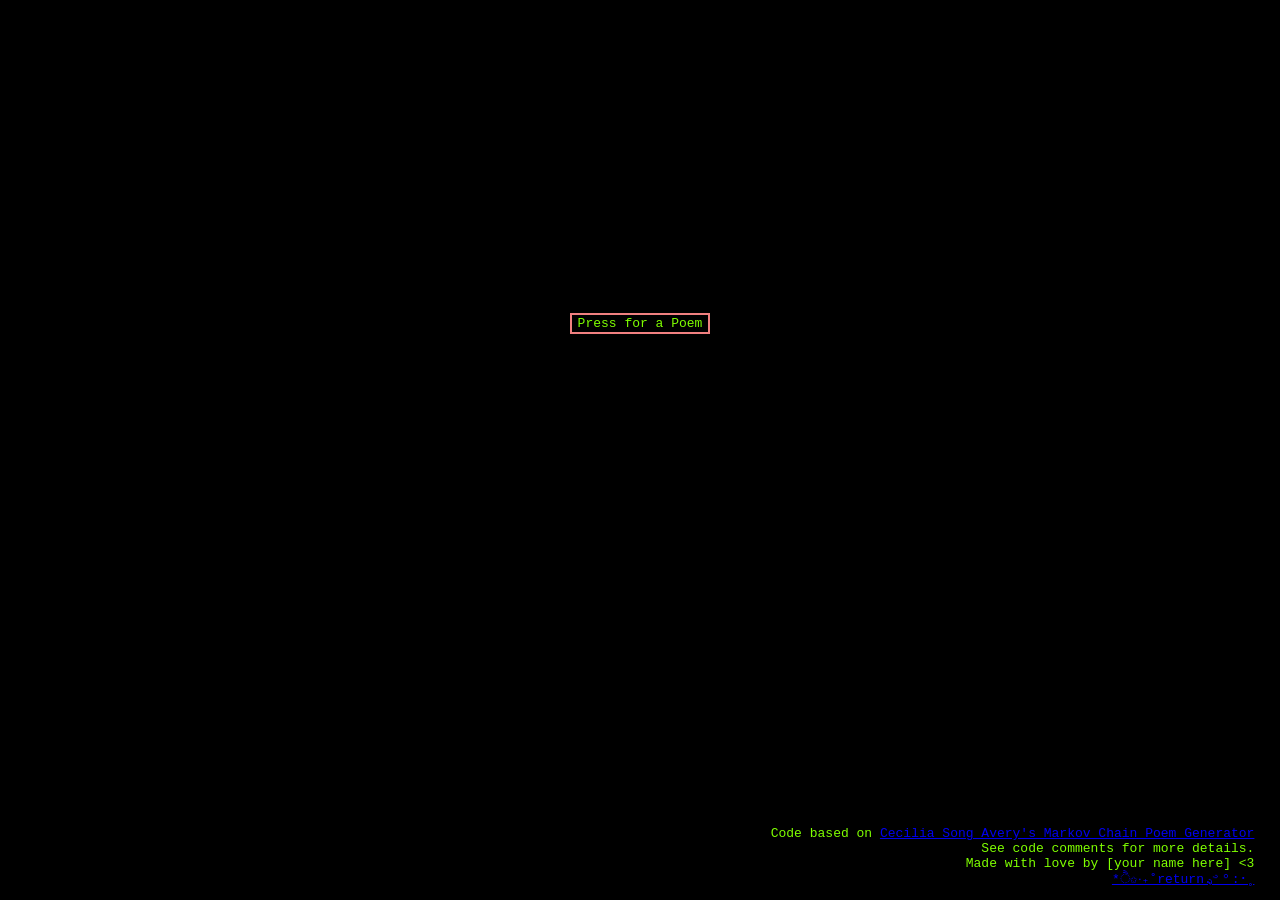
<file: genpoem.html>
<!DOCTYPE html> <!-- This announces to the machine that the file is written in HTML-->
    
    <!-- this is a HTML comment, its not displayed on the page but you can use it to leave notes for youself/inquisitive visitors.-->
    
    <head> <!-- The head is where the page begins, here we give important instructons on how to display content contained on the page. -->
        <link href="style/examplestyle.css" rel="stylesheet"> <!-- this links your HTML file to your style sheet, which gives instructions on how the page is displayed including; font, background, layout, favicon -->
        <title>Poem generator example</title> <!-- The title of your page will display in the tab. -->
    </head>
<body>
  <div class="box2"> 
        <p id="poem"><!-- inside here is where the poem will generate when you click the button -->
        </p>
  </div>
  
  <div id="generatePoem"> 
        <button class="poemgenbutton" onclick="myFunction()">Press for a Poem</button> <!-- this is the poem generator button-->
  </div>
</body>
<script> //within the script tag is the javascript code - this is where the poem is generated
  var text = //the text below is what the poem will be generated from
              "Lorem ipsum dolor sit amet, consectetur adipiscing elit, sed eiusmod tempor incidi dunt, labore et dolore magna aliqua, Ut enim ad minim veniamat non proident, voluptate velit esse cillum,  dolore eu fugiat nulla pariatur, Excepteur sint occaecat cupidatat, non proident, sunt in culpa qui officia"

  var arrayOfWords = parseText(text); 
  var wordPairsObj = generateWordPairs(arrayOfWords);
  var lines = 5; // change this variable to define the poem will be X lines long eg lines = x
  var phrase = 1; // change this variable to change how many "phrases" will be contained on each line

  function myFunction() {
      document.getElementById('poem').innerHTML = generatePoem(text,lines,phrase);
  }

  function generatePoem(text, poemLines, wordlength) {
    var line = "";  
      if (wordlength === undefined) {
        wordlength = Math.floor(Math.random() * 4);
    }
  var i = 1;
    while (i <= poemLines) {
      line += writeLine(wordPairsObj, wordlength) + '<br>';
      i++;
    }
    return line;
}

function parseText(str) {
  // str.split('x') announces what symbol will be used to split the text into 'phrases'
  //you could instead change this from comma ',' to ' ' spaces and then use the computer to construct the poem word by word.
  var textArr = str.split(',') ;
  var newText = [];
  for (var i = 0; i < textArr.length; i++) {
    var element = textArr[i];
    newText = newText.concat(element);
  }
  return newText;
}

//creates Markov Chain Object:
function generateWordPairs(arr) {
  var textObj = {};
  
  for (var i = 0; i < arr.length-1; i++) {
    var key = arr[i];
    if (!textObj[key]) {
      textObj[key] = [arr[i + 1]];
    } 
    else {
      textObj[key].push(arr[i+1]);
    }
  }
 return textObj;
}

//returns a random word:
function writeLineHelper(arrayOfWords) {
  var randomIndex = Math.floor(Math.random() * arrayOfWords.length)
  return arrayOfWords[randomIndex]
}

//write a single line of random words from parsed text
function writeLine(chainObj, lengthOfWords) {
  var poemLine = [];
  var pickAWord = chainObj[writeLineHelper(arrayOfWords)];
 
  if (lengthOfWords === 0) {
    return poemLine;
  } 
  else if (pickAWord !== undefined && pickAWord.length === 1) {
    return poemLine += pickAWord + ' ' + writeLine(chainObj, lengthOfWords-1);
  } 
  
  else if (pickAWord !== undefined && pickAWord.length > 1) {
    var idx = Math.floor(Math.random() * pickAWord.length);
      if (pickAWord[idx] !== undefined) {
        return poemLine += pickAWord[idx] + ' ' + writeLine(chainObj, lengthOfWords-1);
      }
  }
  else if (pickAWord === undefined) {
    return poemLine += writeLine(chainObj, lengthOfWords);
  }
  return poemLine;
}
</script>
<footer> <!-- The footer is a the end of the page, it's totally optional and typically contains a note about the last update, or a dis on your sworn enemy.-->
      <p style="text-align: right;">
        Code based on <a href="https://codepen.io/cilavery/pen/LeVyxW">Cecilia Song Avery's Markov Chain Poem Generator</a><br>
        See code comments for more details. <br> 
        Made with love by [your name here] &lt;3 <br>
        <a href="index.html" target="_blank">*ੈ✩‧₊˚return.ೃ࿔꠶:･˳</a>
    </p>
</footer>
</file>
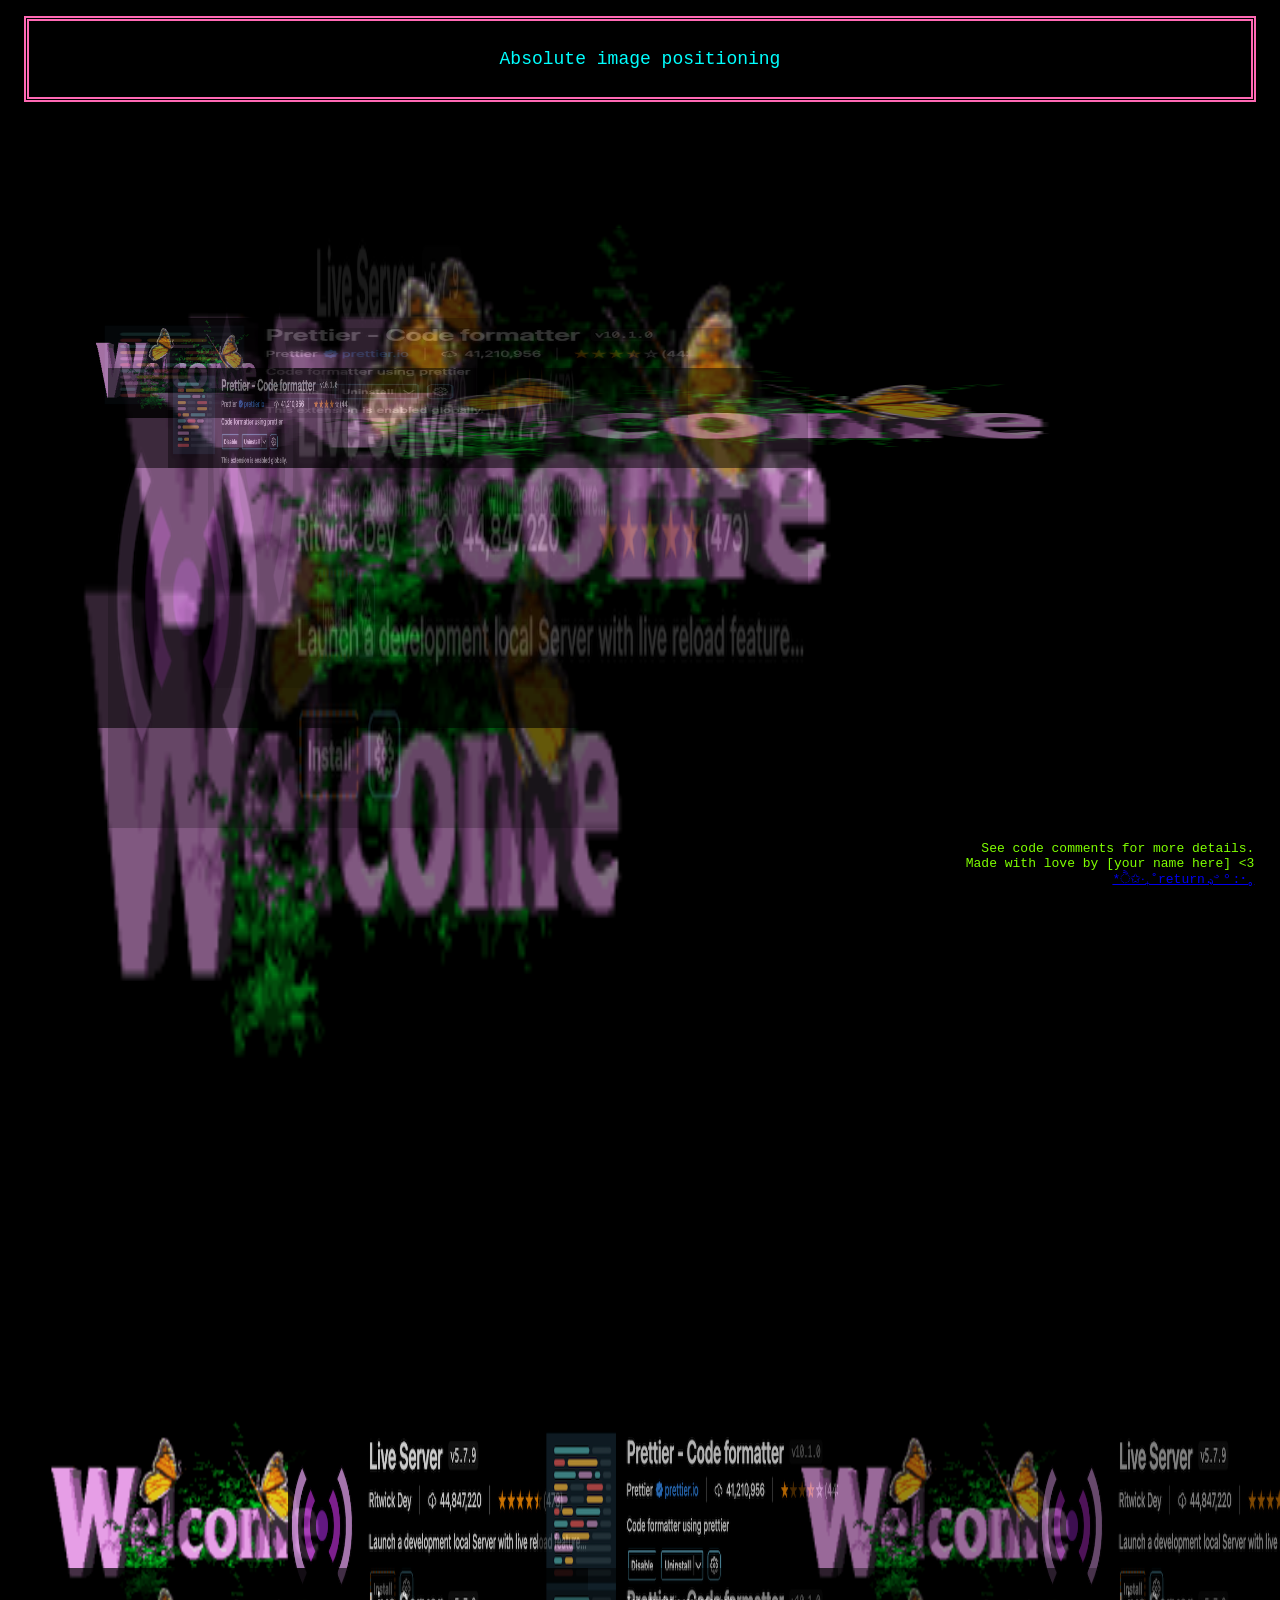
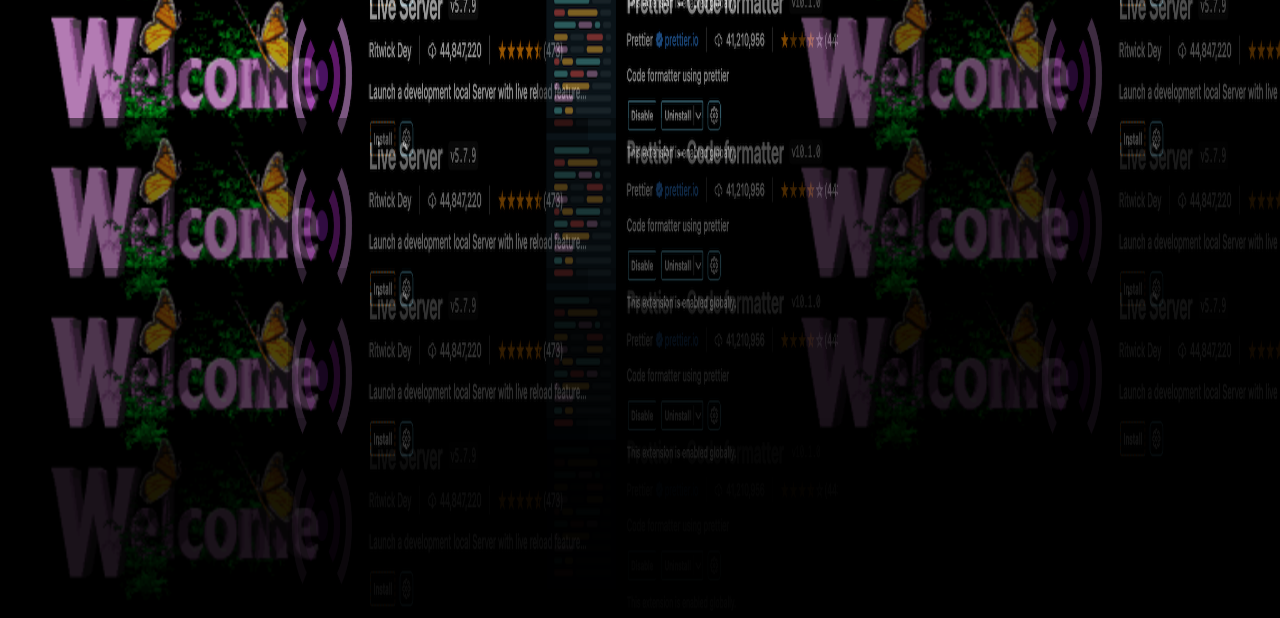
<file: imageposition.html>
<!DOCTYPE html> <!-- This announces to the machine that the file is written in HTML-->
<!-- this is a comment, its not displayed on the page but you can use it to leave notes for youself/inquisitive visitors.-->

<head> <!-- The head is where the page begins, here we give important instructons on how to display content contained on the page. -->
    <link href="style/examplestyle.css" rel="stylesheet"> <!-- this links your HTML file to your style sheet, which gives instructions on how the page is displayed including; font, background, layout, favicon -->
    <title>Layered image positioning example</title> <!-- The title of your page will display in the tab. -->
</head>
<body> <!-- The body contains the majority of the content on the page, the bulk of your text, images, links, elements will all be located in here.-->
    <div class="box1">
        <h1>Absolute image positioning</h1> <!-- this example precicely places images on the webpage like a canvas regardless of how large the browser window is-->
    </div>
    <div class="pics"> <!-- the pics class is telling the images to be displayed relative to the div position, by combining this div attribute with each picture having the position:absolute attribute, the images can be layered over each other in precice locatiions -->
        <img src="assets/welcomebutterf.gif" width="700" height="400" style="position:absolute; top:100px;  left:150px; opacity: 0.8;">
        <img src="assets/welcomebutterf.gif" width="600" height="700" style="position:absolute; top:300px;  left:50px; opacity: 0.5;">
        <img src="assets/welcomebutterf.gif" width="800" height="500" style="position:absolute; top:110px;  left:70px; opacity: 0.6;">
        <img src="assets/welcomebutterf.gif" width="180" height="100" style="position:absolute; top:200px;  left:80px; opacity: 0.8;">
        <img src="assets/welcomebutterf.gif" width="1000" height="100" style="position:absolute; top:250px;  left:100px; opacity: 0.5;">
        <img src="assets/liveserver.png" width="400" height="500" style="position:absolute; top:70px;  left:200px; opacity: 0.1;">
        <img src="assets/liveserver.png" width="700" height="500" style="position:absolute; top:210px;  left:100px; opacity: 0.2;">
        <img src="assets/prettier.png" width="600" height="100" style="position:absolute; top:200px;  left:80px; opacity: 0.2;">
        <img src="assets/prettier.png" width="180" height="100" style="position:absolute; top:250px;  left:160px; opacity: 0.4;">

        <!--create a gradient of these three pictures usiing absolute positions and -->

        <img src="assets/welcomebutterf.gif" width="300" height="200" style="position:absolute; top:1300px;  left:30px; opacity: 0.9;">
        <img src="assets/liveserver.png" width="300" height="200" style="position:absolute; top:1300px;  left:280px; opacity: 0.8;">
        <img src="assets/prettier.png" width="300" height="200" style="position:absolute; top:1300px;  left:530px; opacity: 0.7;">
        <img src="assets/welcomebutterf.gif" width="300" height="200" style="position:absolute; top:1300px;  left:780px; opacity: 0.6;">
        <img src="assets/liveserver.png" width="300" height="200" style="position:absolute; top:1300px;  left:1030px; opacity: 0.5;">
        <img src="assets/prettier.png" width="300" height="200" style="position:absolute; top:1300px;  left:1280px; opacity: 0.4;">

        <img src="assets/welcomebutterf.gif" width="300" height="200" style="position:absolute; top:1450px;  left:30px; opacity: 0.7;">
        <img src="assets/liveserver.png" width="300" height="200" style="position:absolute; top:1450px;  left:280px; opacity: 0.6;">
        <img src="assets/prettier.png" width="300" height="200"style="position:absolute; top:1450px;  left: 530px; opacity: 0.5;">
        <img src="assets/welcomebutterf.gif" width="300" height="200" style="position:absolute; top:1450px;  left:780px; opacity: 0.4;">
        <img src="assets/liveserver.png" width="300" height="200" style="position:absolute; top:1450px;  left:1030px; opacity: 0.3;">
        <img src="assets/prettier.png" width="300" height="200" style="position:absolute; top:1450px;  left:1280px; opacity: 0.2;">

        <img src="assets/welcomebutterf.gif" width="300" height="200" style="position:absolute; top:1600px;  left:30px; opacity: 0.5;">
        <img src="assets/liveserver.png" width="300" height="200" style="position:absolute; top:1600px;  left:280px; opacity: 0.4;">
        <img src="assets/prettier.png" width="300" height="200"style="position:absolute; top:1600px;  left: 530px; opacity: 0.3;">
        <img src="assets/welcomebutterf.gif" width="300" height="200" style="position:absolute; top:1600px;  left:780px; opacity: 0.2;">
        <img src="assets/liveserver.png" width="300" height="200" style="position:absolute; top:1600px;  left:1030px; opacity: 0.1;">
        <img src="assets/prettier.png" width="300" height="200" style="position:absolute; top:1600px;  left:1280px; opacity: 0.05;">

        <img src="assets/welcomebutterf.gif" width="300" height="200" style="position:absolute; top:1750px;  left:30px; opacity: 0.3;">
        <img src="assets/liveserver.png" width="300" height="200" style="position:absolute; top:1750px;  left:280px; opacity: 0.2;">
        <img src="assets/prettier.png" width="300" height="200"style="position:absolute; top:1750px;  left: 530px; opacity: 0.1;">
        <img src="assets/welcomebutterf.gif" width="300" height="200" style="position:absolute; top:1750px;  left:780px; opacity: 0.05;">
        <img src="assets/liveserver.png" width="300" height="200" style="position:absolute; top:1750px;  left:1030px; opacity: 0.02;">
        <img src="assets/prettier.png" width="300" height="200" style="position:absolute; top:1750px;  left:1280px; opacity: 0.00;">

        <img src="assets/welcomebutterf.gif" width="300" height="200" style="position:absolute; top:1900px;  left:30px; opacity: 0.1;">
        <img src="assets/liveserver.png" width="300" height="200" style="position:absolute; top:1900px;  left:280px; opacity: 0.05;">
        <img src="assets/prettier.png" width="300" height="200"style="position:absolute; top:1900px;  left: 530px; opacity: 0.02;">
        <img src="assets/welcomebutterf.gif" width="300" height="200" style="position:absolute; top:1750px;  left:780px; opacity: 0.05;">
        <img src="assets/liveserver.png" width="300" height="200" style="position:absolute; top:1750px;  left:1030px; opacity: 0.05;">
        <img src="assets/prettier.png" width="300" height="200" style="position:absolute; top:1750px;  left:1280px; opacity: 0.00;">

    </div>
</body>
<footer> <!-- The footer is a the end of the page, it's totally optional and typically contains a note about the last update, or a dis on your sworn enemy.-->
    <p style="text-align: right;">
        See code comments for more details. <br> 
        Made with love by [your name here] &lt;3 <br>
        <a href="index.html" target="_blank">*ੈ✩‧₊˚return.ೃ࿔꠶:･˳</a>
    </p>
</footer>
</file>
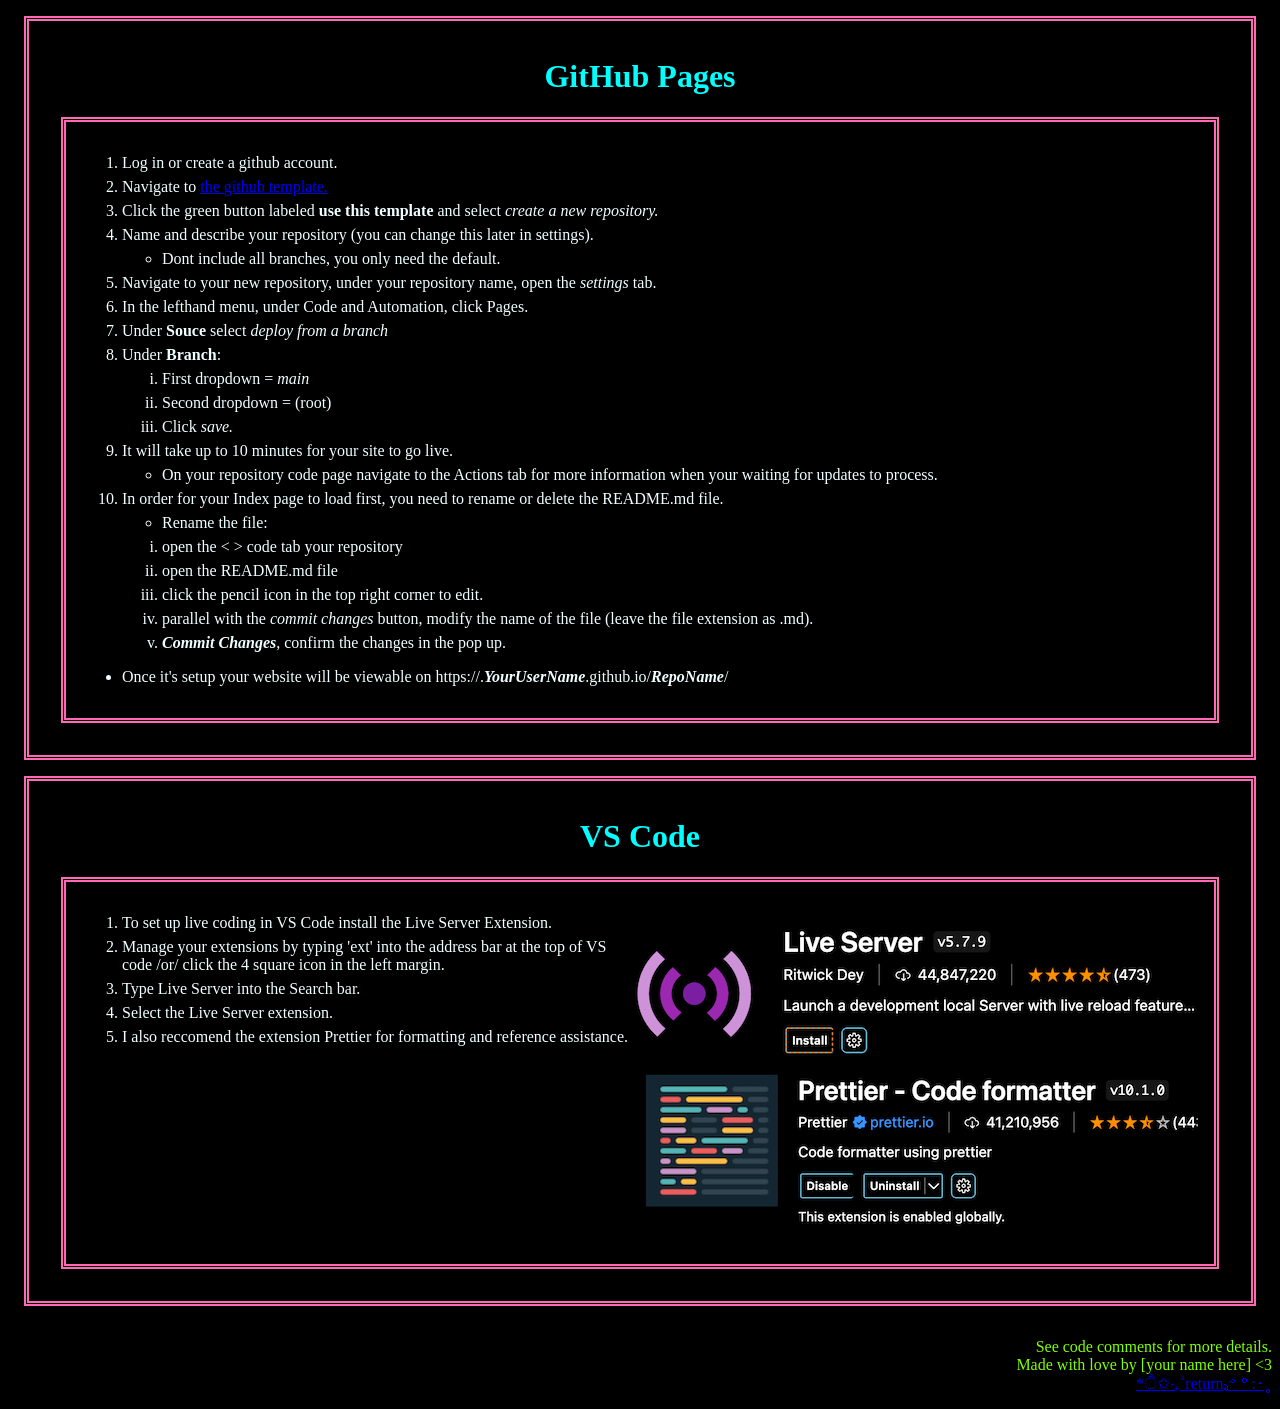
<file: setuppage.html>
<!DOCTYPE html> 
<head> 
    <link href="style/style.css" rel="stylesheet"> 
    <title> Setting up </title>
</head>
<body> 
<div class="box1">
    <h1>GitHub Pages</h1>
    <div class="box1">
        <ol type="1">
            <li>Log in or create a github account.</li>
            <li>Navigate to <a href="https://github.com/carNormAlien/2024S2_CurtinMediaArt">the github template.</a></li>
            <li>Click the green button labeled <b>use this template</b> and select <i>create a new repository.</i> </li>
            <li>Name and describe your repository (you can change this later in settings).</li>
            <ul>
                <li>Dont include all branches, you only need the default.</li>
            </ul>
            <li>Navigate to your new repository, under your repository name, open the <i>settings</i> tab.</li>
            <li>In the lefthand menu, under Code and Automation, click Pages.</li>
            <li>Under <b>Souce</b> select <i>deploy from a branch</i></li>
            <li>Under <b>Branch</b>:</li>
            <ol type="i">
                <li>First dropdown = <i>main</i></li>
                <li>Second dropdown = (root)</li>
                <li>Click <i>save.</i></li>
            </ol>
            <li>It will take up to 10 minutes for your site to go live.</li>
            <ul>
                <li>On your repository code page navigate to the Actions tab for more information when your waiting for updates to process.</li>
            </ul>
            <li>In order for your Index page to load first, you need to rename or delete the README.md file.</li>
            <ul>
                <li>Rename the file:</li>
            </ul> 
            <ol type="i">
                <li>open the &lt; &gt; code tab your repository</li>
                <li>open the README.md file</li>
                <li>click the pencil icon in the top right corner to edit.</li>
                <li>parallel with the <i>commit changes</i> button, modify the name of the file (leave the file extension as .md).</li>
                <li><b><i>Commit Changes</i></b>, confirm the changes in the pop up.</li>
            </ol>
        </ol>
        <ul>
            <li>Once it's setup your website will be viewable on https://.<b><i>YourUserName</i></b>.github.io/<b><i>RepoName</i></b>/</li>
        </ul>
    </div>
</div>
<div class="box1">
    <h1>VS Code</h1>
    <div class="box1" style="min-height: 350px">    
        <ol>
            <img src="assets/liveserver.png" alt="Live Server" style="float:right;">
            <img src="assets/prettier.png" alt="Live Server" style="float:right;">
            <li>To set up live coding in VS Code install the Live Server Extension.</li>
            <li>Manage your extensions by typing 'ext' into the address bar at the top of VS code /or/ click the 4 square icon in the left margin.</li>
            <li>Type Live Server into the Search bar.</li>
            <li>Select the Live Server extension.</li>
            <li>I also reccomend the extension Prettier for formatting and reference assistance.</li>
        </ol>
    </div>
</div>

</body>
<footer> 
    <p style="text-align: right;">
        See code comments for more details. <br> 
        Made with love by [your name here] &lt;3 <br>
        <a href="index.html" target="_blank">*ੈ✩‧₊˚return.ೃ࿔꠶:･˳</a>
    </p>
</footer>
</file>
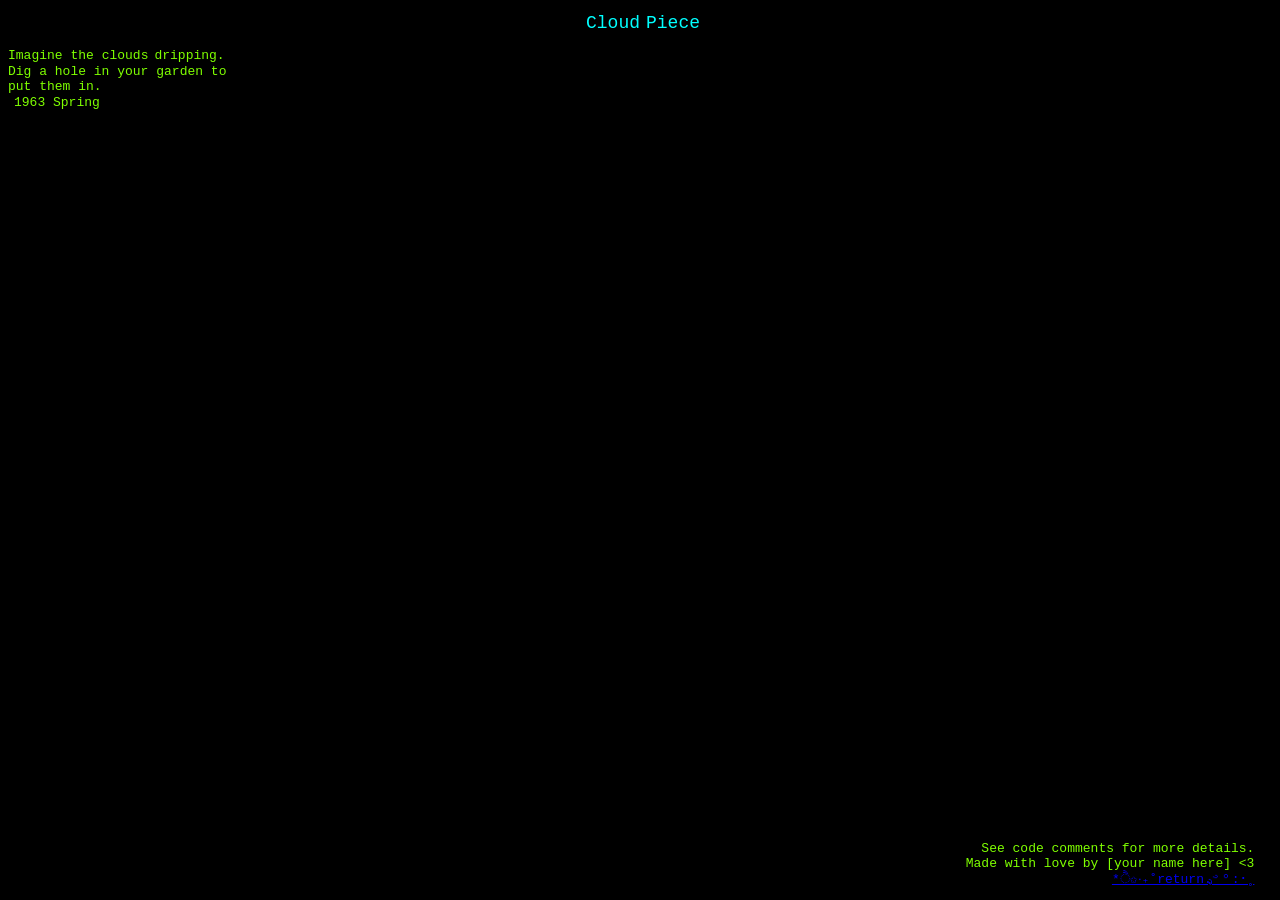
<file: textreplace.html>
<!DOCTYPE html> <!-- This announces to the machine that the file is written in HTML-->

<!-- this is a comment, its not displayed on the page but you can use it to leave notes for youself/inquisitive visitors.-->

<head> <!-- The head is where the page begins, here we give important instructons on how to display content contained on the page. -->
    <link href="style/examplestyle.css" rel="stylesheet"> <!-- this links your HTML file to your style sheet, which gives instructions on how the page is displayed including; font, background, layout, favicon -->
    <title>Text replacement example </title> <!-- dsplays in the tab -->
</head>
<body> <!-- This example page uses a simple button and javascript functions to swap text on the webpage, the text will only change once and will not change back. In the toggle text example the text will change back-->
    <h1> <!-- poem title-->
        <button id="swap1" class="swapbuttonheading" onclick="swapper1()">Cloud</button>Piece
    </h1>
    <p><!-- poem text-->
        Imagine the <span id="swapone" >clouds</span><button id="swap2" class="swapbutton" onclick="swapper2()">dripping.</button><br> <!--the "br" element means break, as in line break, AKA end this line of text here.-->
        Dig a hole in your garden to <br>
        put them in.<br>
        <button id="swap3" class="swapbutton" onclick="swapper3()">1963 Spring</button>
    </p>
    <script> // this is where the javascript functions begin
    // heading swapper with 2 text changes attached to one button.
        function swapper1(){
    // select the button and the second span we want to change
        const swap = document.getElementById("swap1");
        const swapone = document.getElementById("swapone");
    // define the function to change the HTML content
        function changeContent1() {
        swap.innerHTML = "Computer"; //because we are just changing the HTML we need to use "" or '' quotation marks
        swapone.innerHTML = "computers"; //second word swap
        }
    // add event listener to the button
        swap.addEventListener('click', changeContent1);
        }

    // dripping swapper
        function swapper2(){
    // select the button
        const swap = document.getElementById('swap2');
    // define the function to change the HTML content
        function changeContent2() {
        swap.innerHTML = 'coughing.';
        }
    // add event listener to the button
        swap.addEventListener('click', changeContent2);
        }

    // date swapper
        function swapper3(){
    // select the button
        const swap = document.getElementById('swap3');
    // define the function to change the HTML content
        function changeContent3() {
        swap.innerHTML = 'Djeran 2024 [1963 Spring originally composed by Yoko Ono for <a href="https://en.wikipedia.org/wiki/Grapefruit_(book)" target="_blank"><i>Grapefruit</i></a>]';
        }
    // add event listener to the button
        swap.addEventListener('click', changeContent3);
        }
        </script> <!-- javascript ended-->


</body>
<footer> <!-- The footer is a the end of the page, it's totally optional and typically contains a note about the last update, or a dis on your sworn enemy.-->
    <p style="text-align: right;">
        See code comments for more details. <br> 
        Made with love by [your name here] &lt;3 <br>
        <a href="index.html" target="_blank">*ੈ✩‧₊˚return.ೃ࿔꠶:･˳</a>
    </p>
</footer>
</file>
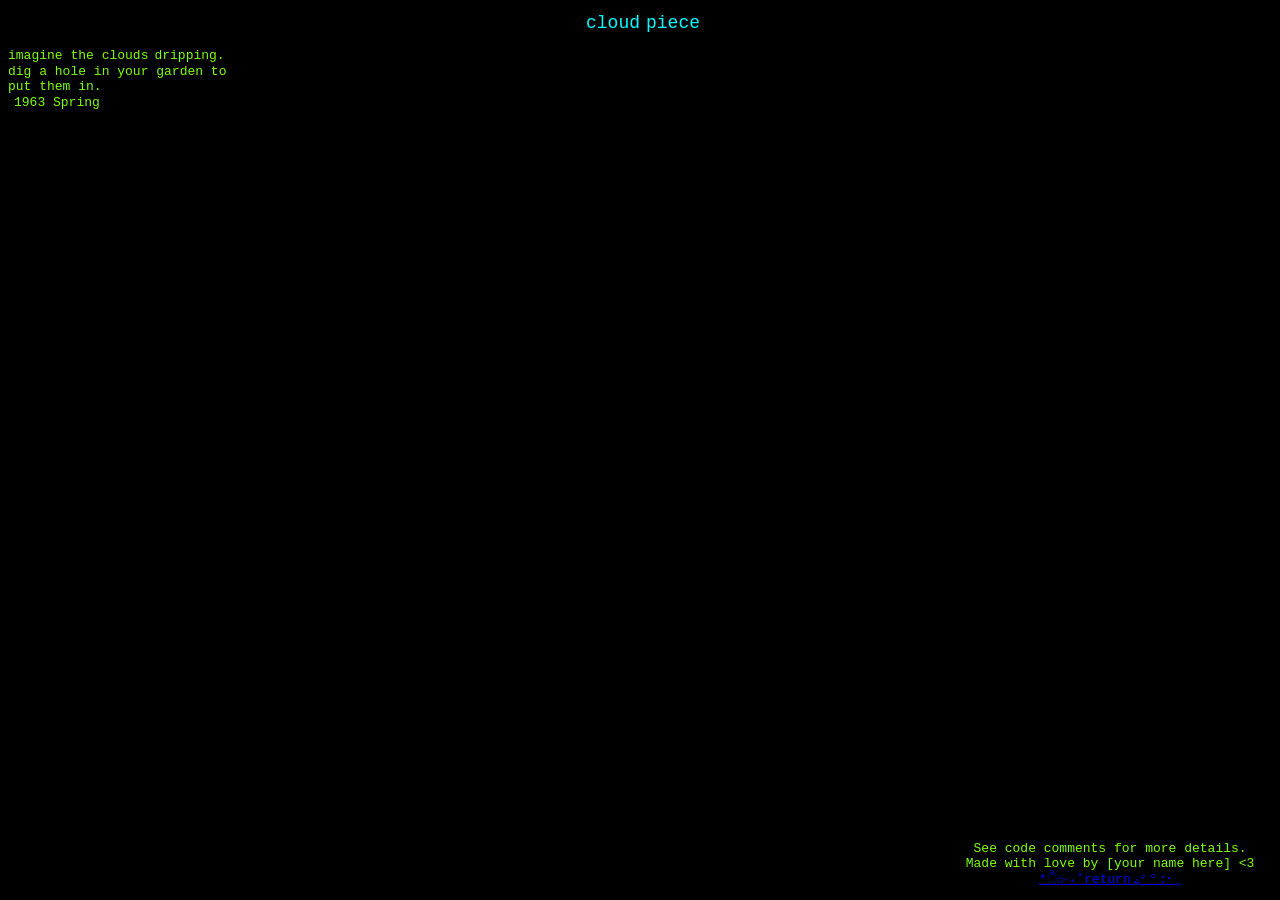
<file: toggletext.html>
<!DOCTYPE html> <!-- This announces to the machine that the file is written in HTML
The index.html file is typically the landing page for a website on github pages (the platform we are going to use to host our websites), which then links to other pages (E.G aboutme.html or surfing.html). If you type your github URL into the browser the index.html page will display by default -->

<!-- this is a comment, its not displayed on the page but you can use it to leave notes for youself/inquisitive visitors.-->

<head> <!-- The head is where the page begins, here we give important instructons on how to display content contained on the page. -->
    <link href="style/examplestyle.css" rel="stylesheet"> <!-- this links your HTML file to your style sheet, which gives instructions on how the page is displayed including; font, background, layout, favicon -->
    <title>Second text replacement example </title> <!-- The title of your page will display in the tab. Fun fact the icon displayed in the tab is called a favicon. -->
</head>
<body> <!-- this example toggles through an array of words on a button click, including changing multiple elements with 1 button and implimenting a delay to the second character change-->
    <h1>
        <button id="rep1" class="swapbuttonheading" onclick="replace1()">cloud</button>piece
    </h1>
    <p>
        imagine the <span id="rep1one" >clouds</span><button id="rep2" class="swapbutton" onclick="replace2()">dripping.</button><br> <!--the "br" element means break, as in line break, AKA end this line of text here.-->
        dig a <span id="rep1one1">hole</span> in your garden to <br>
        put them in.<br>
        <button id="rep3" class="swapbutton" onclick="replace3()">1963 Spring</button>
    </p>
    <script>
    // Change button 1 - effecting cloud button and cloud span
        const arr1 = [];
        arr1[0]="cloud";
        arr1[1]="computer";
        arr1[2]="code";
        //second array for chain reactions
        const arr4 = [];
        arr4[0]="clumps";
        arr4[1]="void";
        arr4[2]="spaghettio";
        // i begins at 1 so that the first button click changes from 0 to 1.
        let i = 1; 
        
        function replace1() {
            if (i <= 2) { // i counts from 0 to 2 (<= means equal to or less than)
                document.getElementById("rep1").innerHTML = arr1[i];

                //insert chain reaction 1
                    setTimeout(()=> {
                        document.getElementById("rep1one").innerHTML = arr1[i];
                    } ,1000); //1000 represents 1000 milliseconds
                //insert chain reaction 2
                    setTimeout(()=> {
                        document.getElementById("rep1one1").innerHTML = arr4[i]; //the second chain reaction draws from a different array called arr4
                    } ,2000); //2000 represents 1000 milliseconds
                
                //to get rid of delay and have the words change at the same time, comment out the above lines and 'uncomment' the below line
                //document.getElementById("rep1one").innerHTML = arr1[i];
                //console.log(i, arr1[i]);
                i++;
                if (i === 3) { //if i counts higher than 2, turn i back into 0
                    i = 0;
                }
            }
        }
    // Change button 2 - effecting dripping
    const arr2 = [];
        arr2[0]="dripping";
        arr2[1]="coughing";
        arr2[2]="plotting";
        arr2[3]="gloating";
        arr2[4]="floating";
        let j = 1; // j also begins at 1 so that the first button click changes from 0 to 1.

        function replace2() {
            if (j < 5) { // i counts from 0 to 5
                document.getElementById("rep2").innerHTML = arr2[j];
                //console.log(i, arr1[i]);
                j++;

                if (j === 5) { //if j counts higher than 2, turn j back into 0
                    j = 0;
                    }
                }
        }
    
    // Change button 3 - effecting spring 
    const arr3 = [];
        arr3[0]="Djeran 2024";
        arr3[1]="Djeran 2024 [1963 Spring originally composed by Yoko Ono]";
        arr3[2]="1963 Spring originally composed by Yoko Ono for her instructional book <i>Grapefruit</i>";
        arr3[3]="1963 Spring";
        let k = 1; // k lastly begins at 1 so that the first button click changes from 0 to 1.

        function replace3() {
            if (k < 4) { // i counts from 0 to 5
                document.getElementById("rep3").innerHTML = arr3[k];
                //console.log(i, arr1[i]);
                k++;

                if (j === 4) { //if k counts higher than 2, turn k back into 0
                    k = 0;
                    }
                }
        }
    </script>


</body>
<footer> <!-- The footer is a the end of the page, it's totally optional and typically contains a note about the last update, or a dis on your sworn enemy.-->
    <p style="text-align: center;">
        See code comments for more details. <br> 
        Made with love by [your name here] &lt;3 <br>
        <!--<a href="index.html">Return to Home</a>-->
        <a href="index.html" target="_blank">*ੈ✩‧₊˚return.ೃ࿔꠶:･˳</a>
    </p>
</footer>
</file>
<file: style/examplestyle.css>
/* this is a css style sheet, the syntax for a comment in CSS is different because it's a separate language to HTML */
/* below I am calling all the different HTML elements that I have used in the page and describing how it should be rendered on screen within the {curly brackets}. */
body {
    background: black;
    color: azure;
}
h1 { /* text swap */
    color: aqua;
    text-align: center;
    font-size: large;
    font-family: 'Courier New', Courier, monospace;
    font-weight: 300;
}
p { /* poem generator and text swap */
    color: chartreuse;
    font-family: 'Courier New', Courier, monospace;
    font-size: small;
}
footer {
    position: fixed; bottom: 0em;
}
.body-wrapper{
    margin: 20px;
    border-style: double;
    border-color: cornflowerblue;
    padding: 20px;
    width: auto;
    height: auto;
    background-image: url(assets/welcomebutterf.gif);
}
.box1 { /* image position */
    margin: 1em;
    border: thick double hotpink;
    padding: 1em;
    width: inherit;
    height: auto;
}
.pics { /* image position */
    position: relative;
    width: inherit;
    height: 1000px;
}
.swapbutton { /* poem generator and text swap */
    border-style: none;
    color: chartreuse;
    background-color: black;
    font-family: 'Courier New', Courier, monospace;
    font-size: small;
}
.swapbuttonheading {
    border-style: none;
    background-color: black;
    color: aqua;
    text-align: center;
    font-size: large;
    font-family: 'Courier New', Courier, monospace;
    font-weight: 300;
}
.poemgenbutton { /* poem generator and text swap */
    border-style: solid;
    border-color: lightcoral;
    color: chartreuse;
    background-color: black;
    font-family: 'Courier New', Courier, monospace;
    font-size: small;
    display: block; /* center the button */
    margin: auto; /* center the button */
}
footer {
    position: fixed; bottom: 0em; right: 2%;
    margin-top: 2em;
    margin-bottom: 0em;
    text-align: right;
}
#poem {
    padding-top: 10%;
}
.box2 {
    min-height: 300px;
    margin-left: 20%;
    margin-right: 20%;
    text-align: center;
    font-size: 2em;
    line-height: 1.5em;
  }
</file>
<file: style/style.css>
/* this is a css style sheet, the syntax for a comment in CSS is different because it's a separate language to HTML */
/* below I am calling all the different HTML elements that I have used in the page and describing how it should be rendered on screen within the {curly brackets}. */
body {
    background: black;
    color: azure;
}

h1 {
    color: aqua;
    text-align: center;
}

h2 {
    color: blueviolet;
    text-align: center;
}
h3 {
    color: darkturquoise;
}

p {
    color: chartreuse;
}

footer {
    margin-top: 2em;
    margin-bottom: 0em;
    position: relative; 
}
li {
    margin-top: 6px;
}

/* to call a class put a . before its name */
.newacronym{
    color: aquamarine;
}
.box1 {
    margin: 1em;
    border: thick double hotpink;
    padding: 1em;
}
  .inner {
    background: black;
  }
 .hidden {
    height: auto;
    width: 300px;
    display: none
  }
  .inner:hover img {
    display: block;
    width: 568px;
    height: 168px;
  }
</file>
